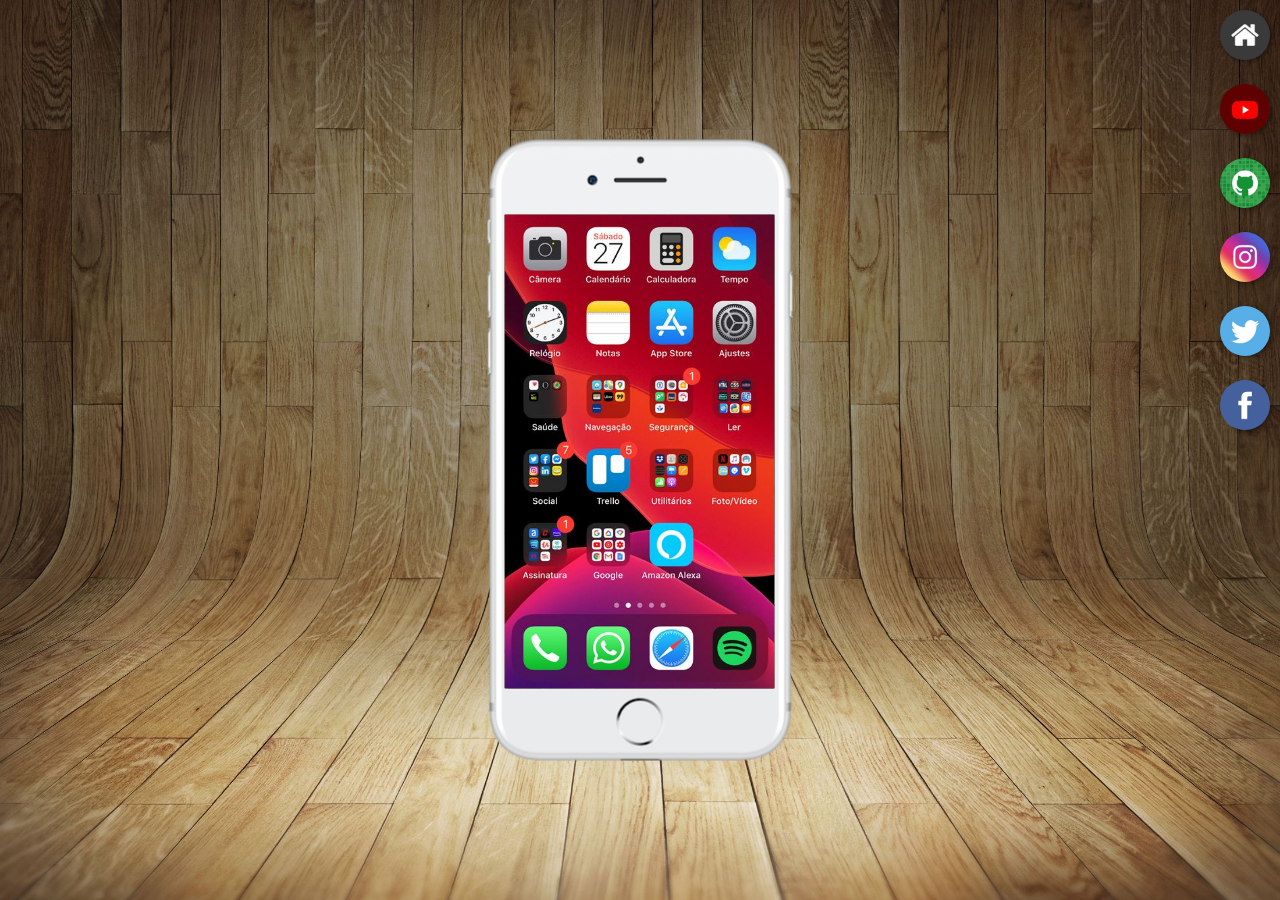
<file: index.html>
<!DOCTYPE html>
<html lang="pt-br">
<head>
    <meta charset="UTF-8">
    <meta name="viewport" content="width=device-width, initial-scale=1.0">
    <title>Projeto Redes Sociais</title>
    <link rel="shortcut icon" href="favicon.ico" type="image/x-icon">
    <link rel="stylesheet" href="estilo/estilo.css">
</head>
<body>
    <main>
        <section id="telefone">
            <iframe src="paginasExtras/home.html" name="tela" id="tela" frameborder="0"><p>Seu navegador não é compatível com este recurso!</p></iframe>
        </section>
        </section>
        <section id="redes-sociais">
            <a href="paginasExtras/home.html" target="tela"><img src="imagens/logo-home.jpg" alt="Home"></a><br>
            <a href="paginasExtras/youtube.html" target="tela"><img src="imagens/logo-youtube.jpg" alt="Youtube"></a><br>
            <a href="paginasExtras/github.html" target="tela"><img src="imagens/logo-github.jpg" alt="GitHub"></a><br>
            <a href="paginasExtras/instagram.html" target="tela"><img src="imagens/logo-instagram.jpg" alt="Instagram"></a><br>
            <a href="paginasExtras/twitter.html" target="tela"><img src="imagens/logo-twitter.jpg" alt="Twitter"></a><br>
            <a href="paginasExtras/facebook.html" target="tela"><img src="imagens/logo-facebook.jpg" alt="Facebook"></a><br>
        </section>
    </main>
</body>
</html>
</file>
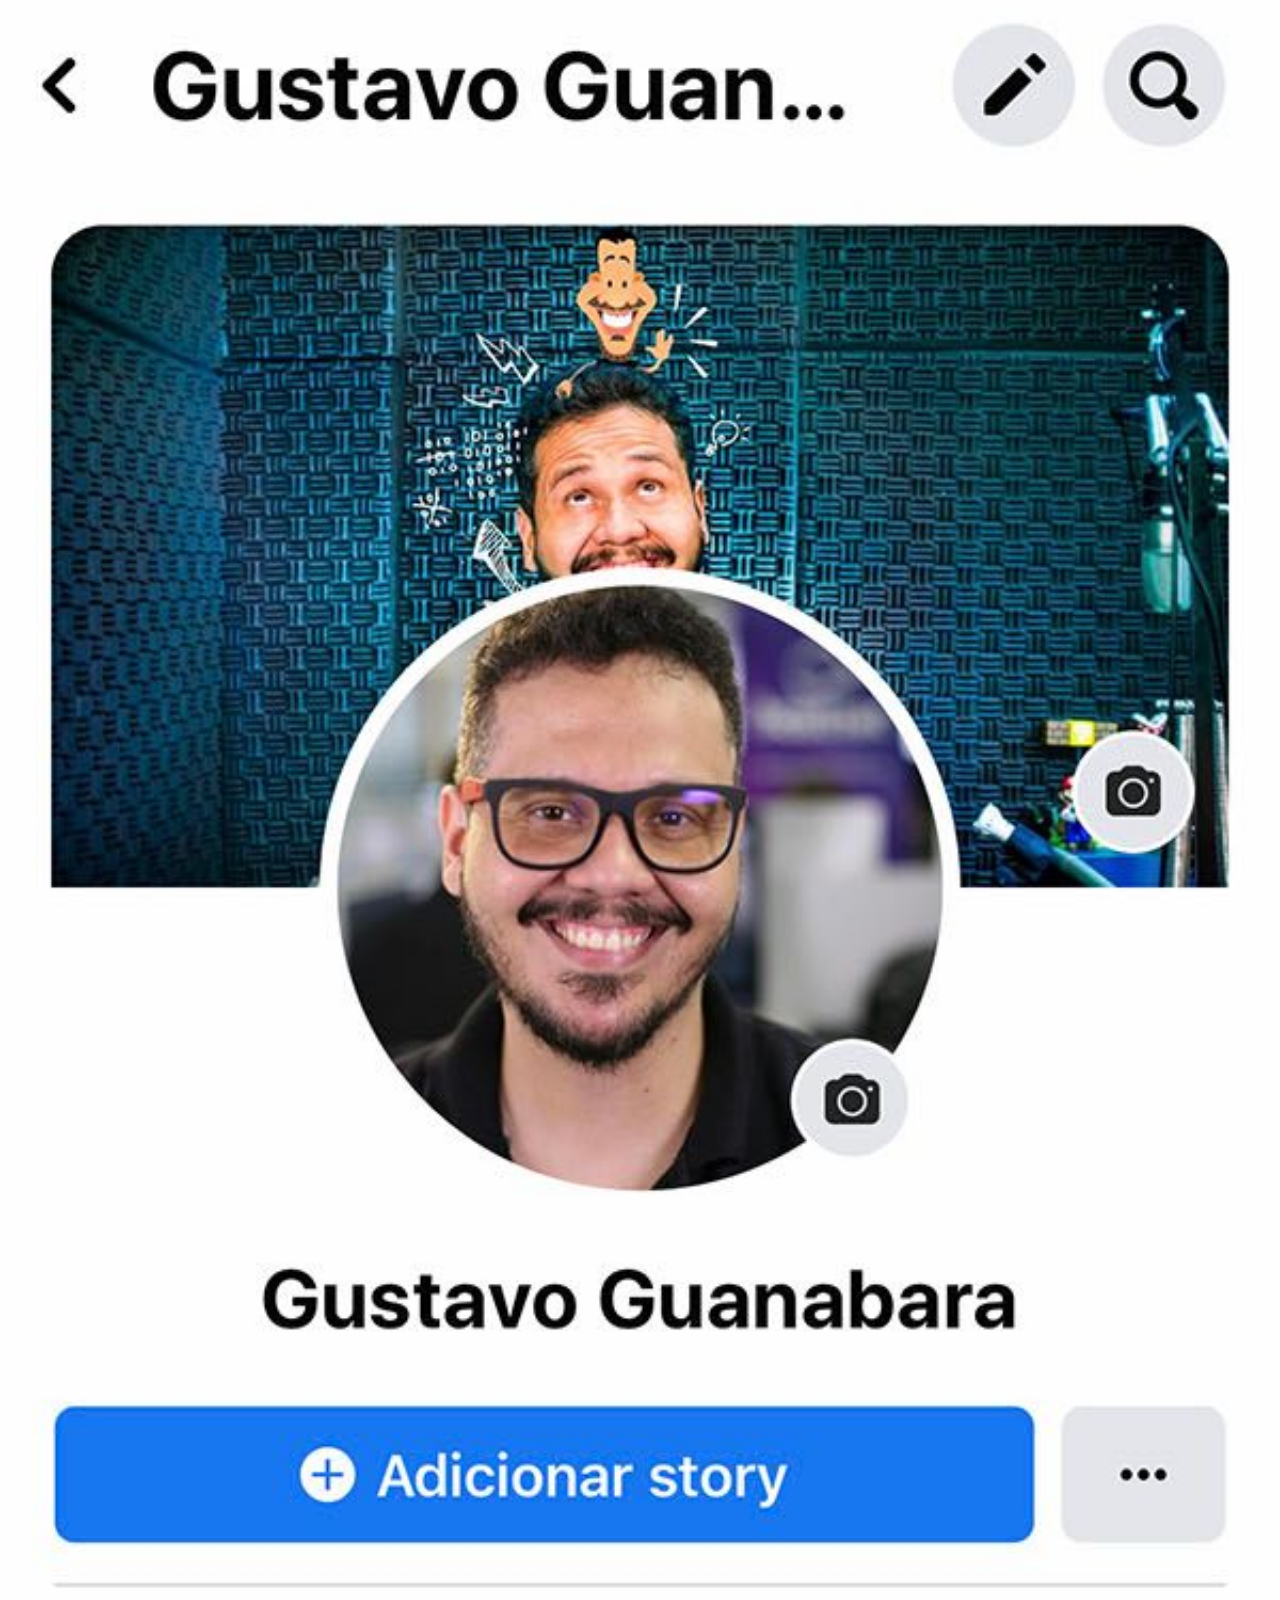
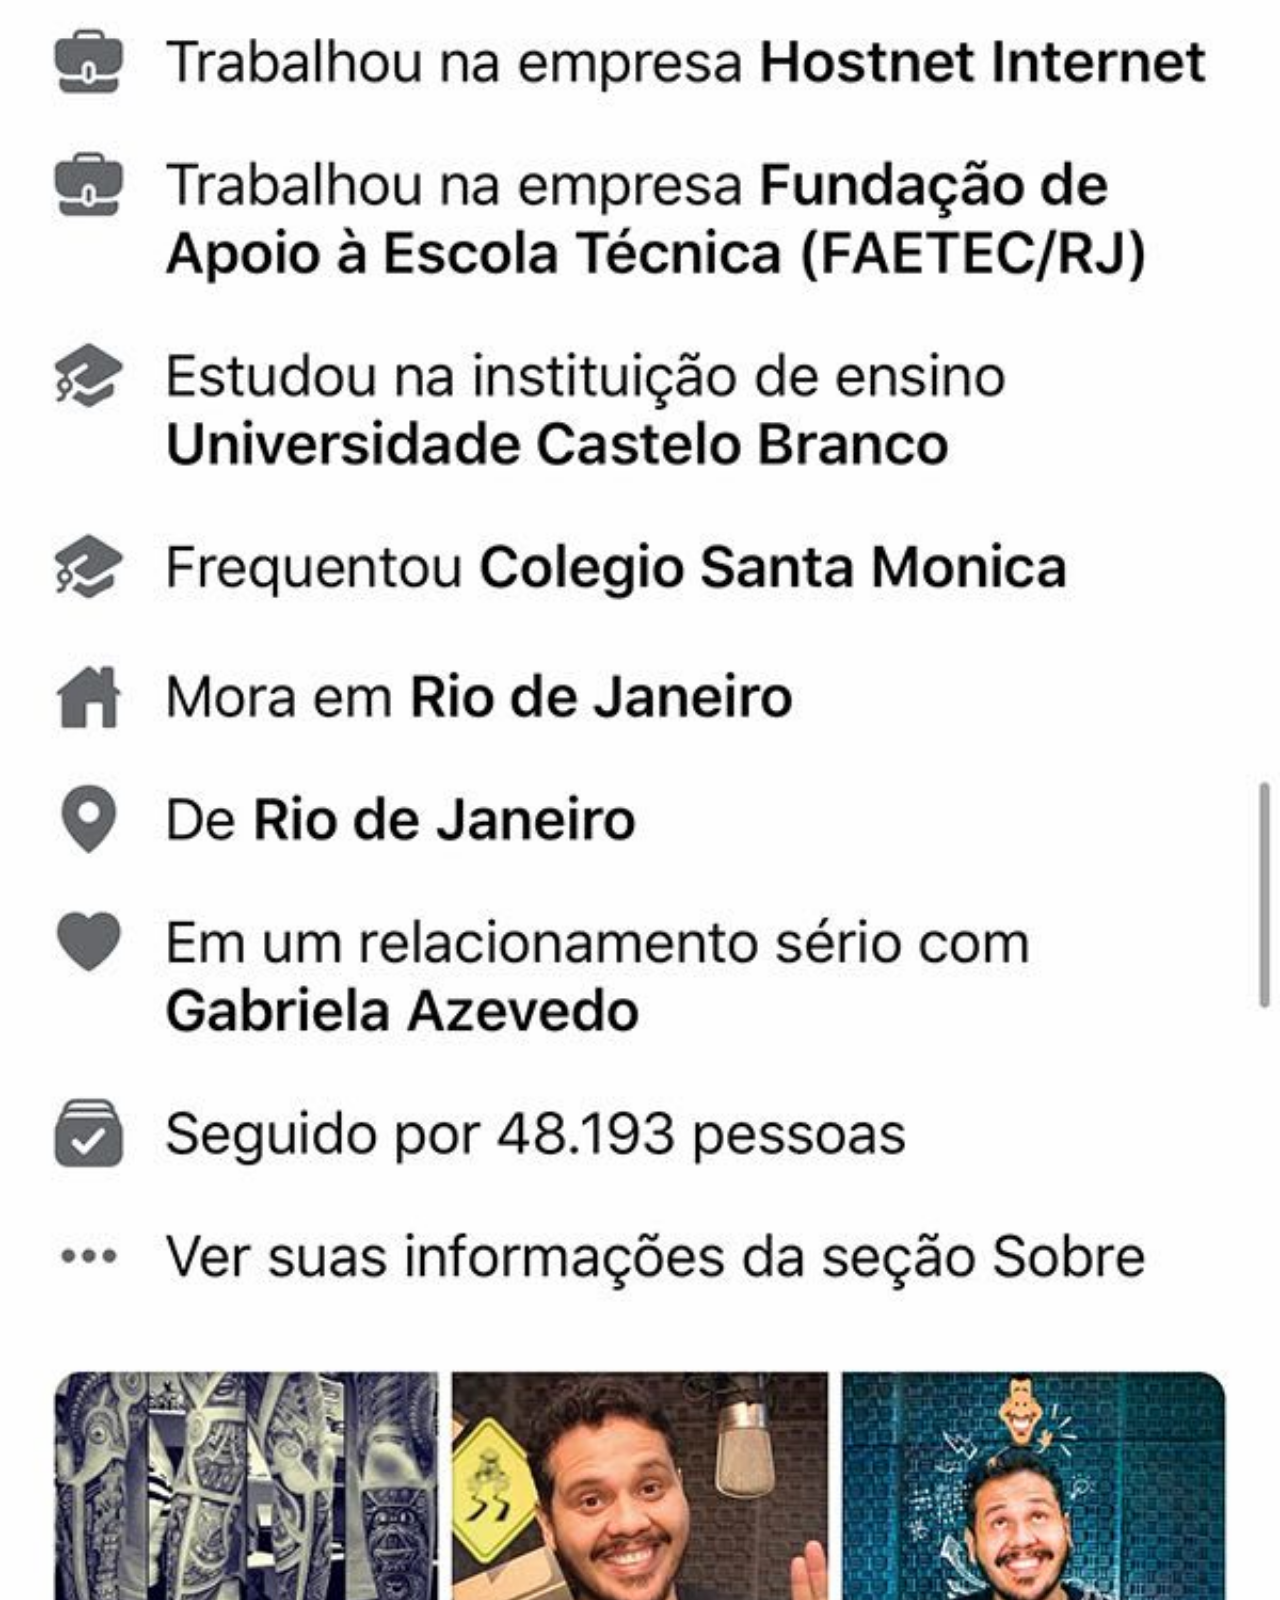
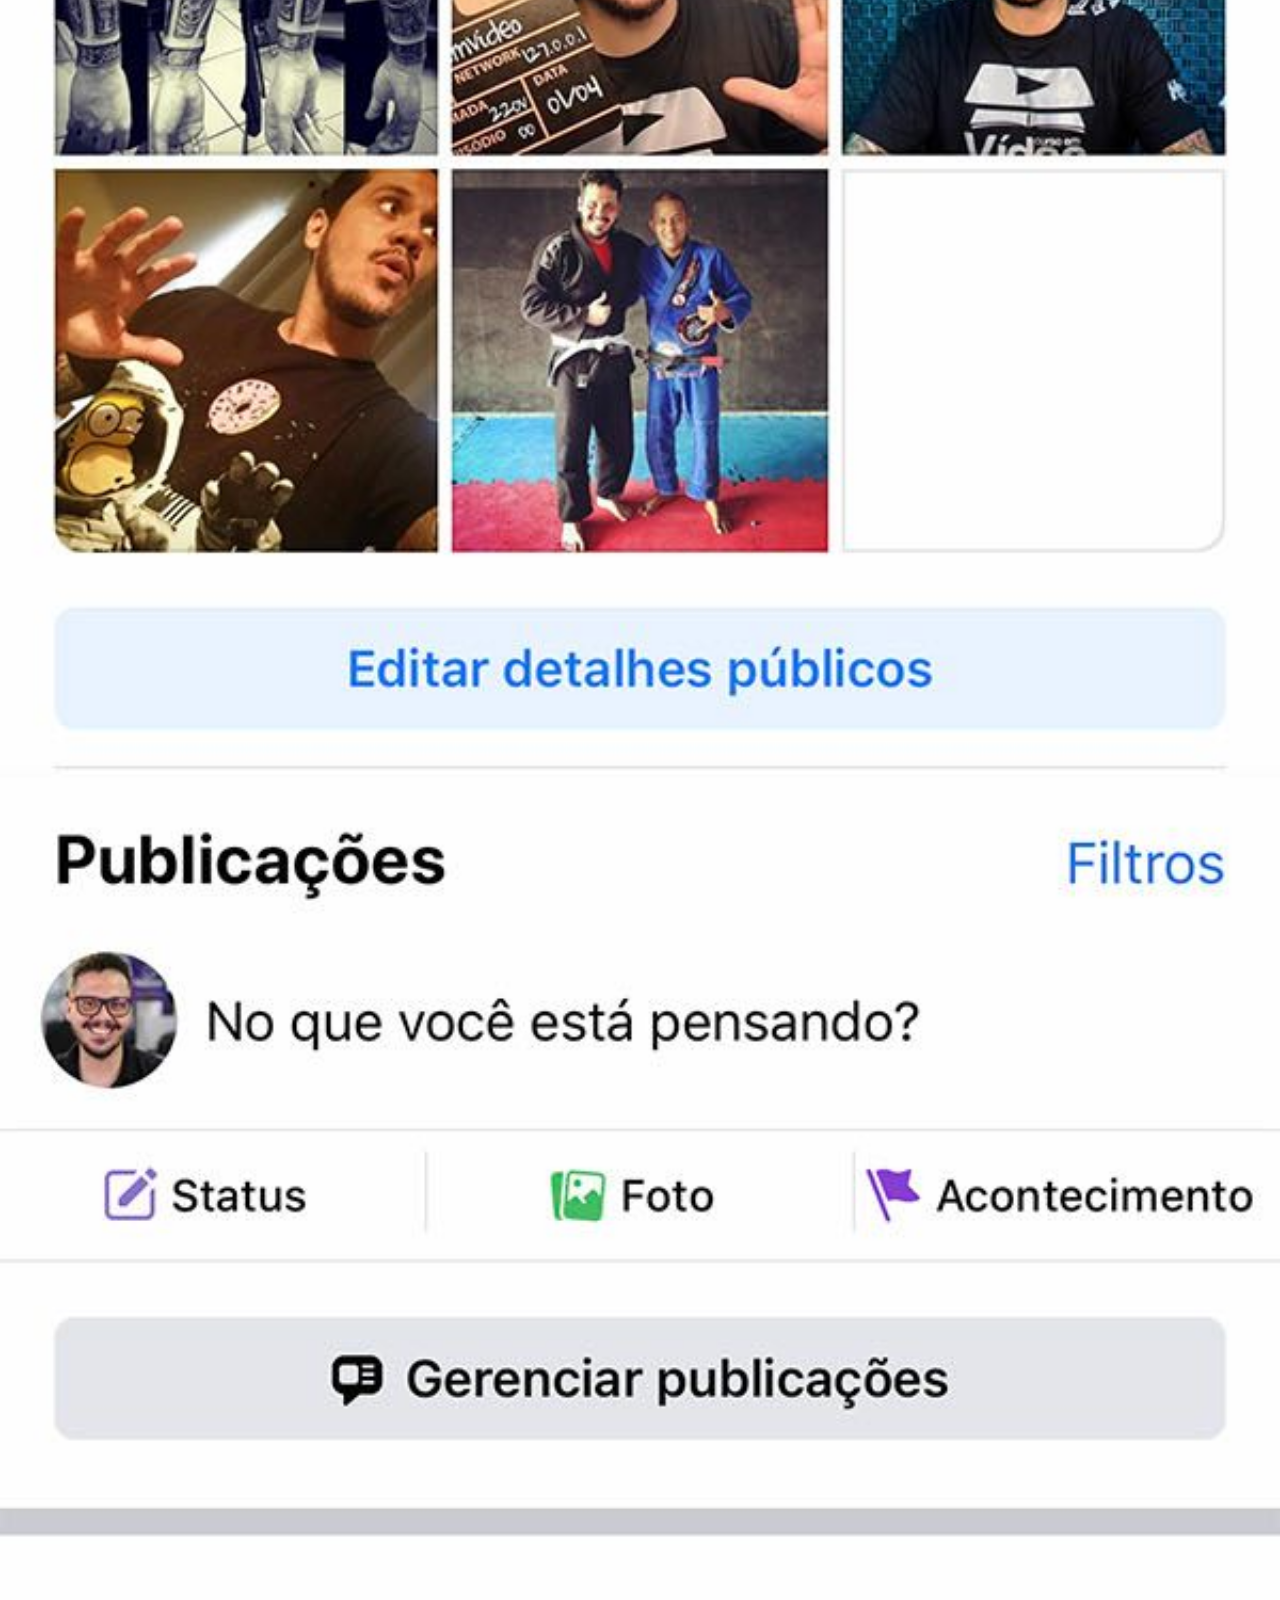
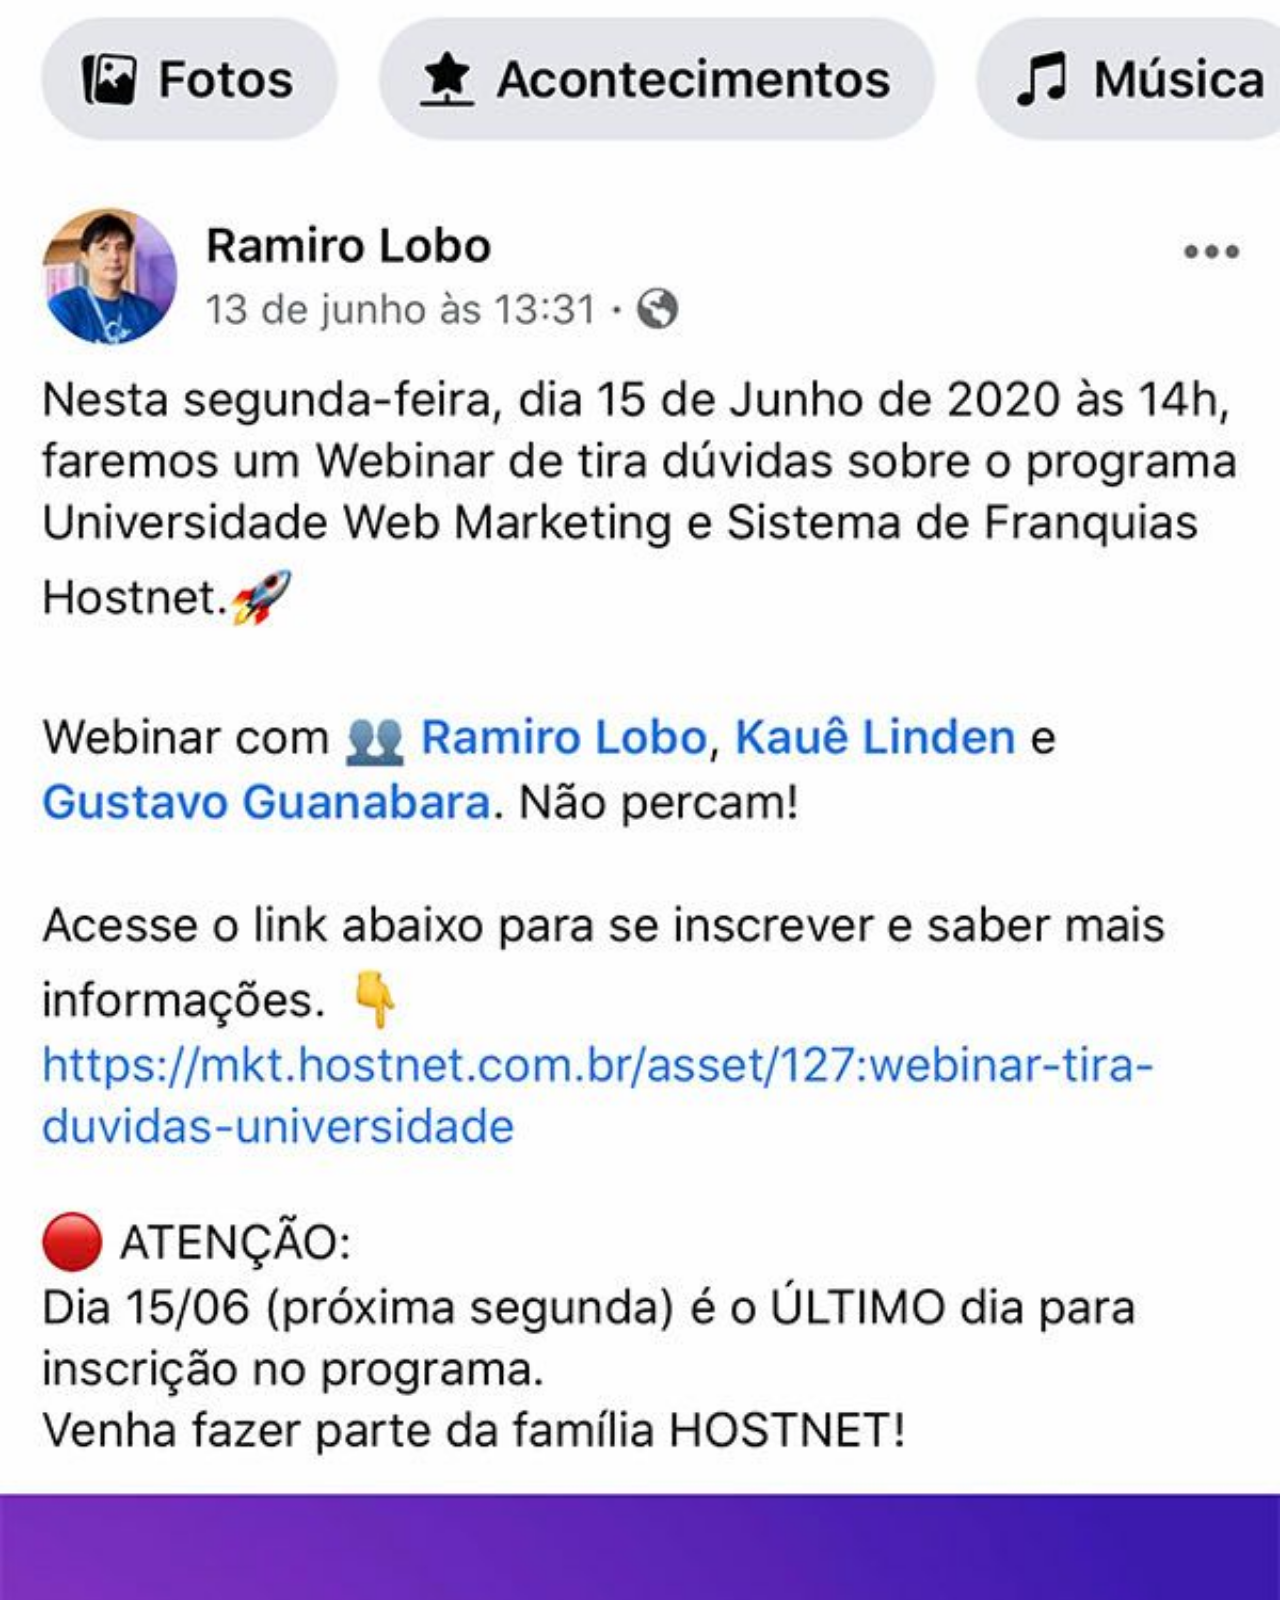
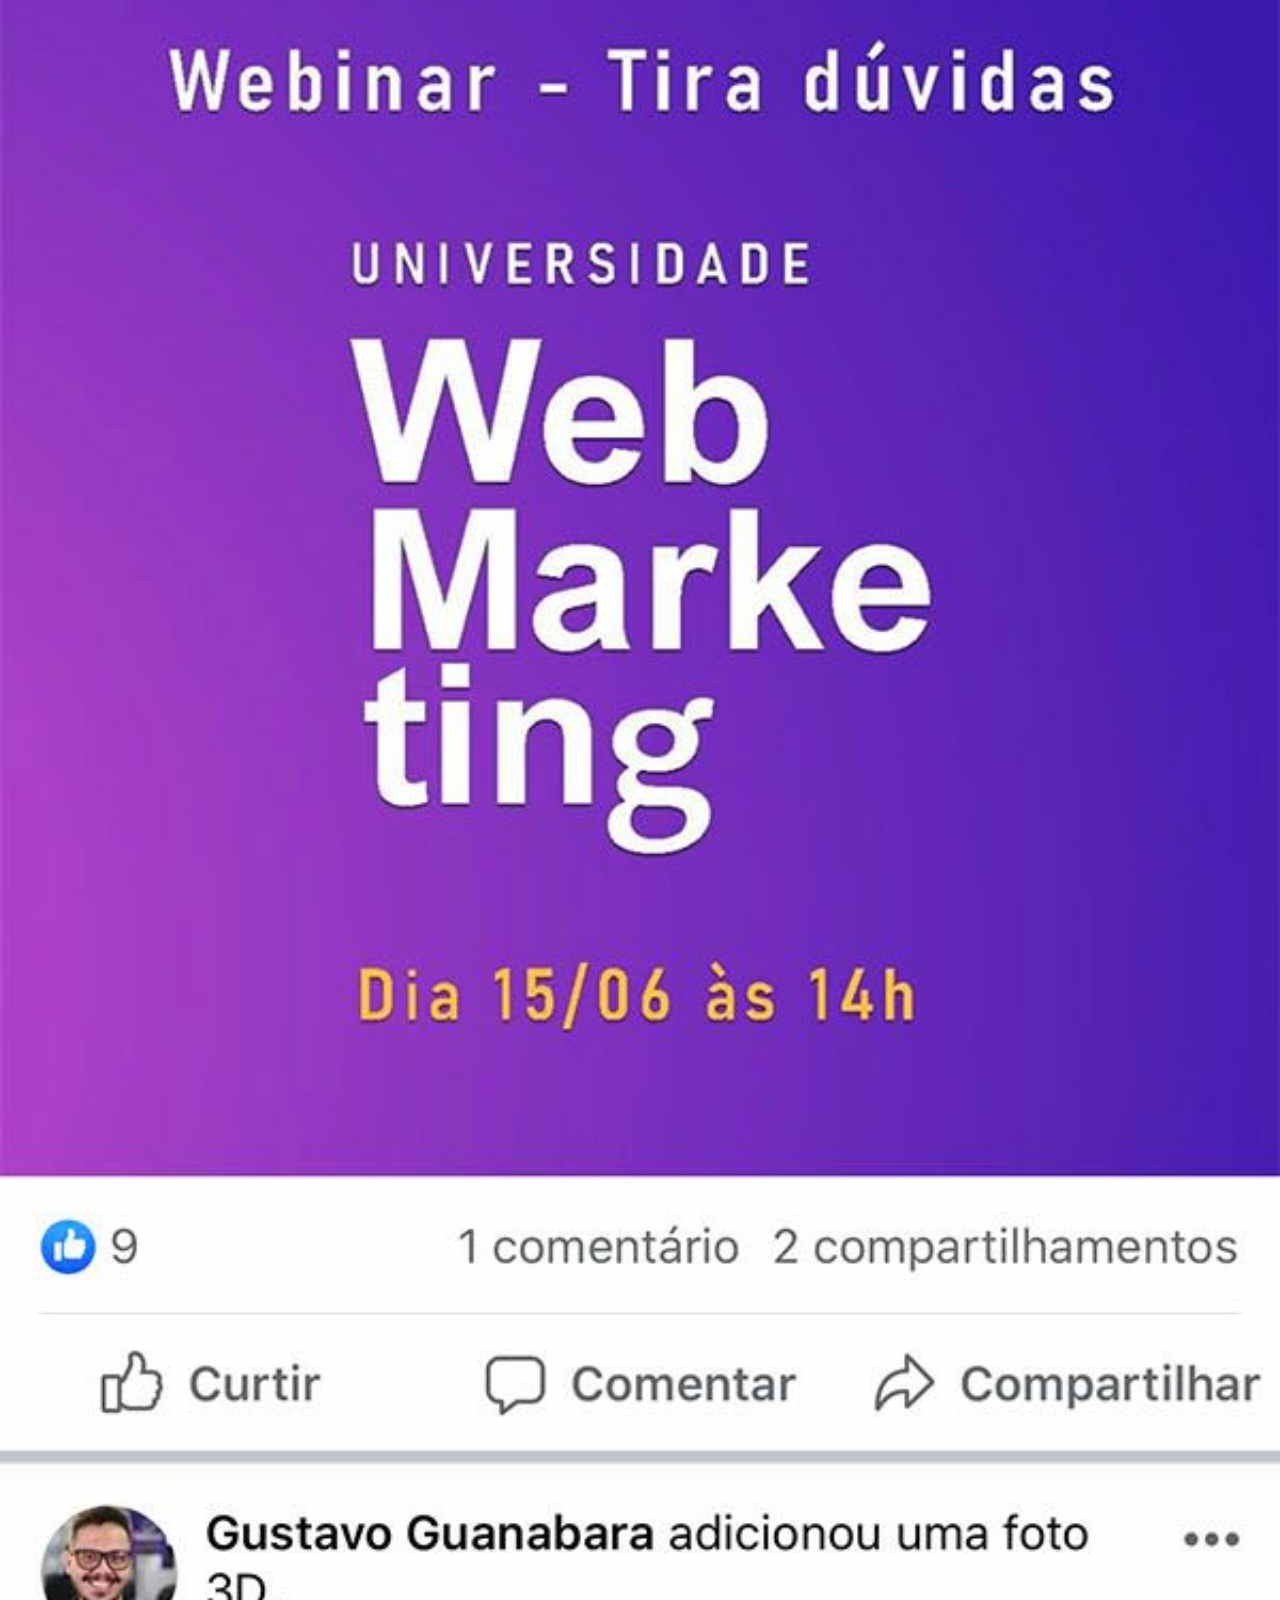
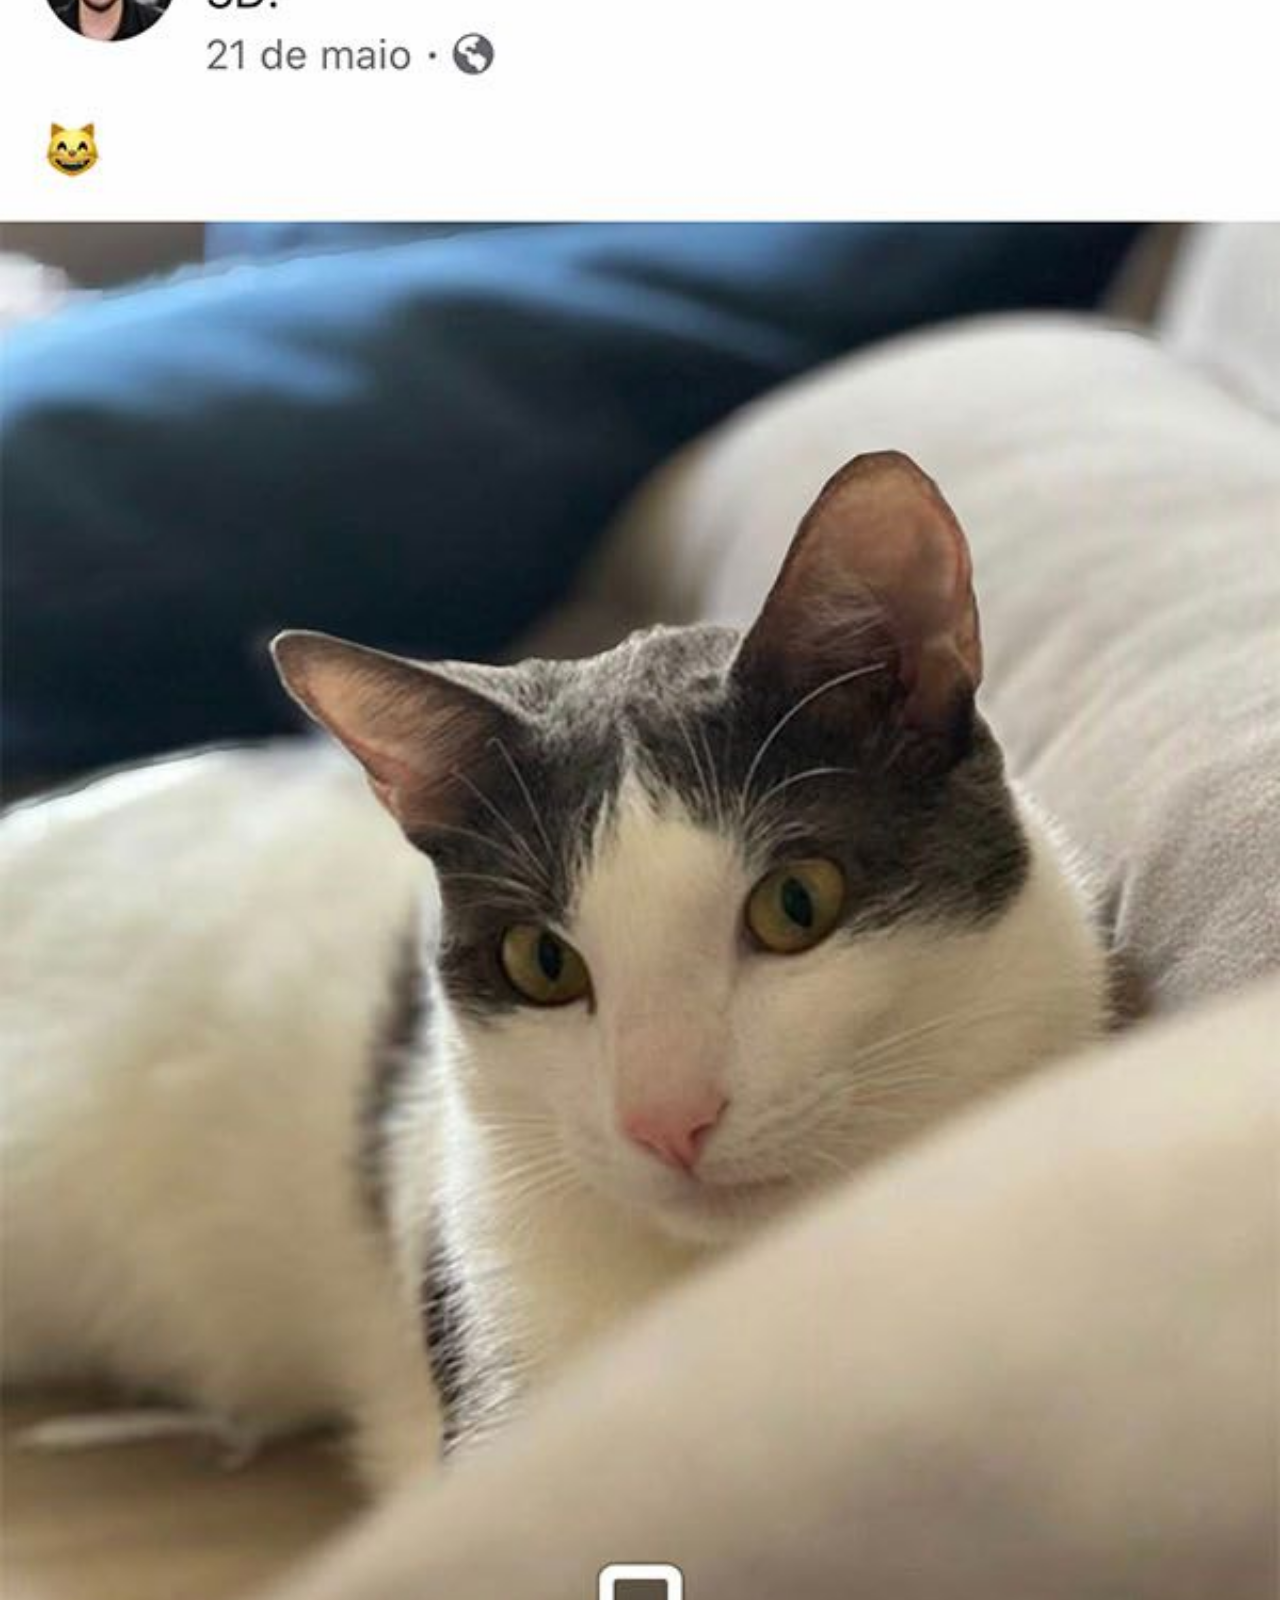
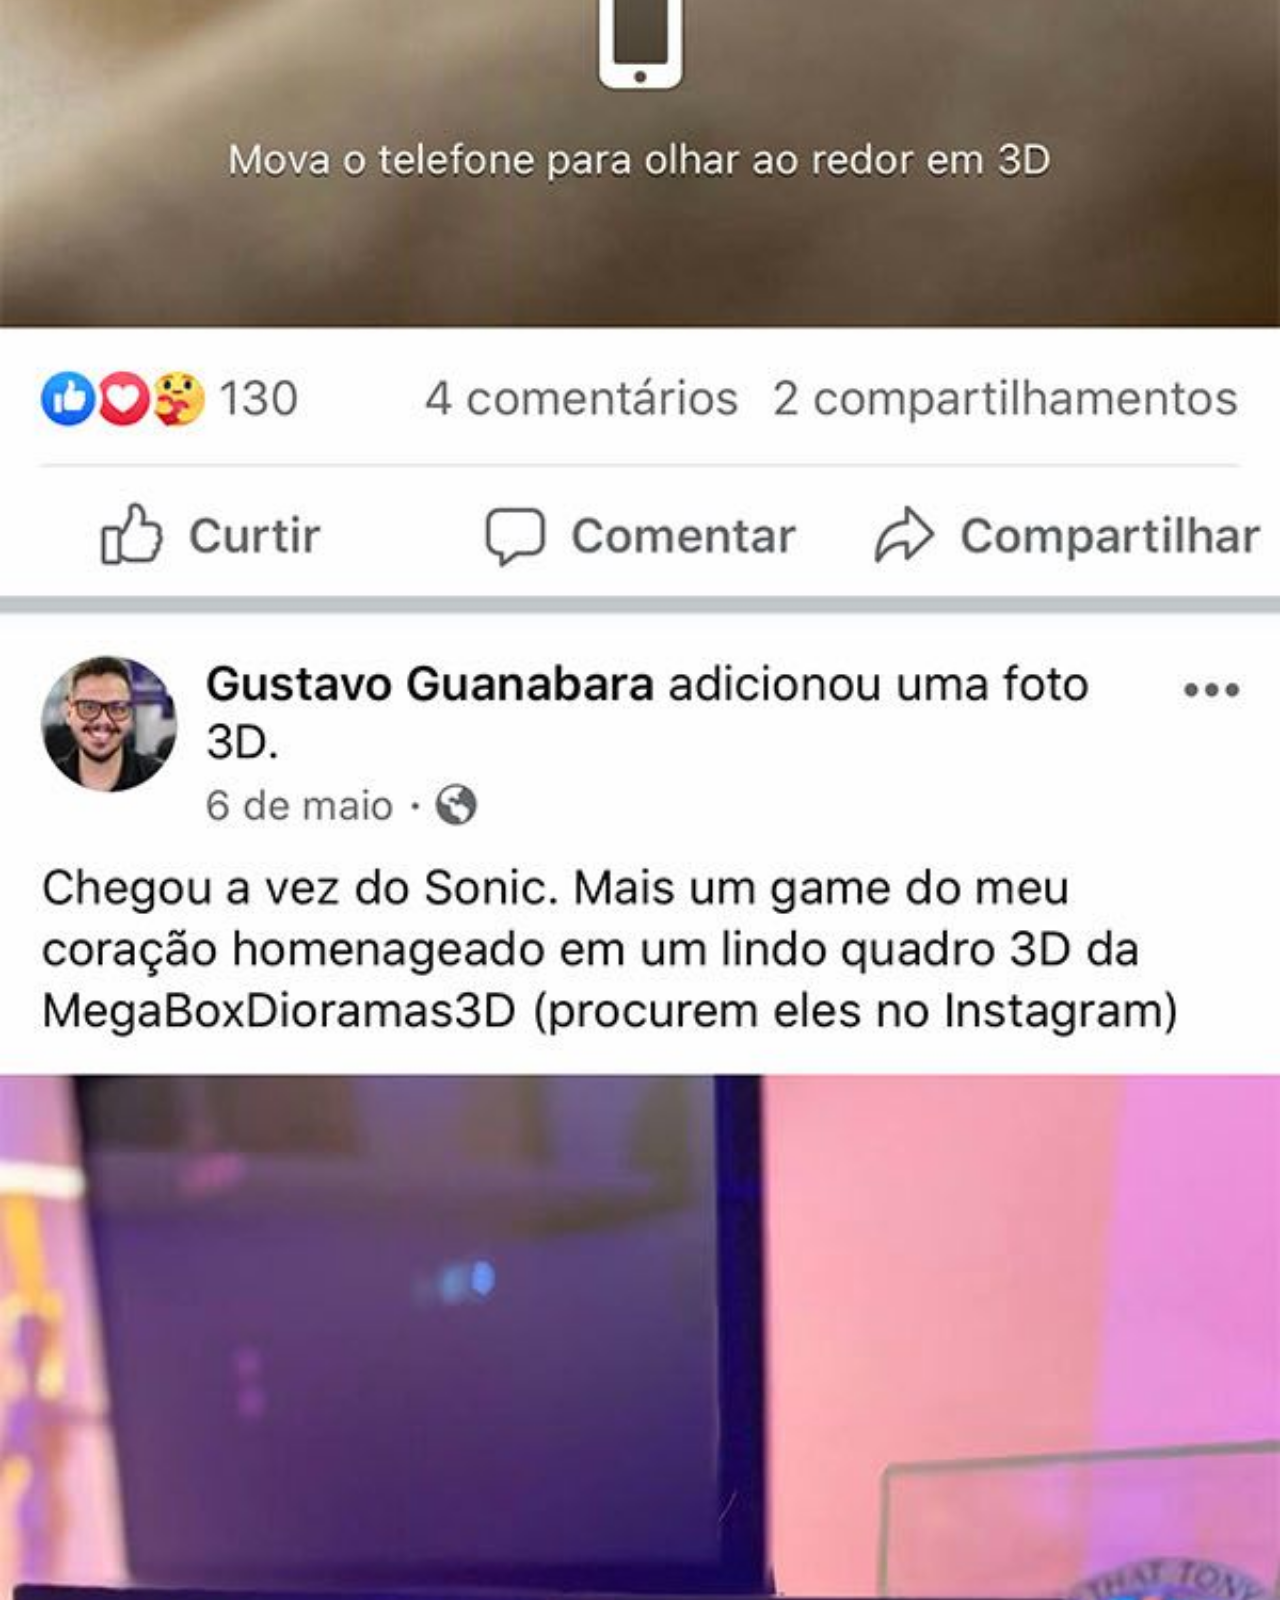
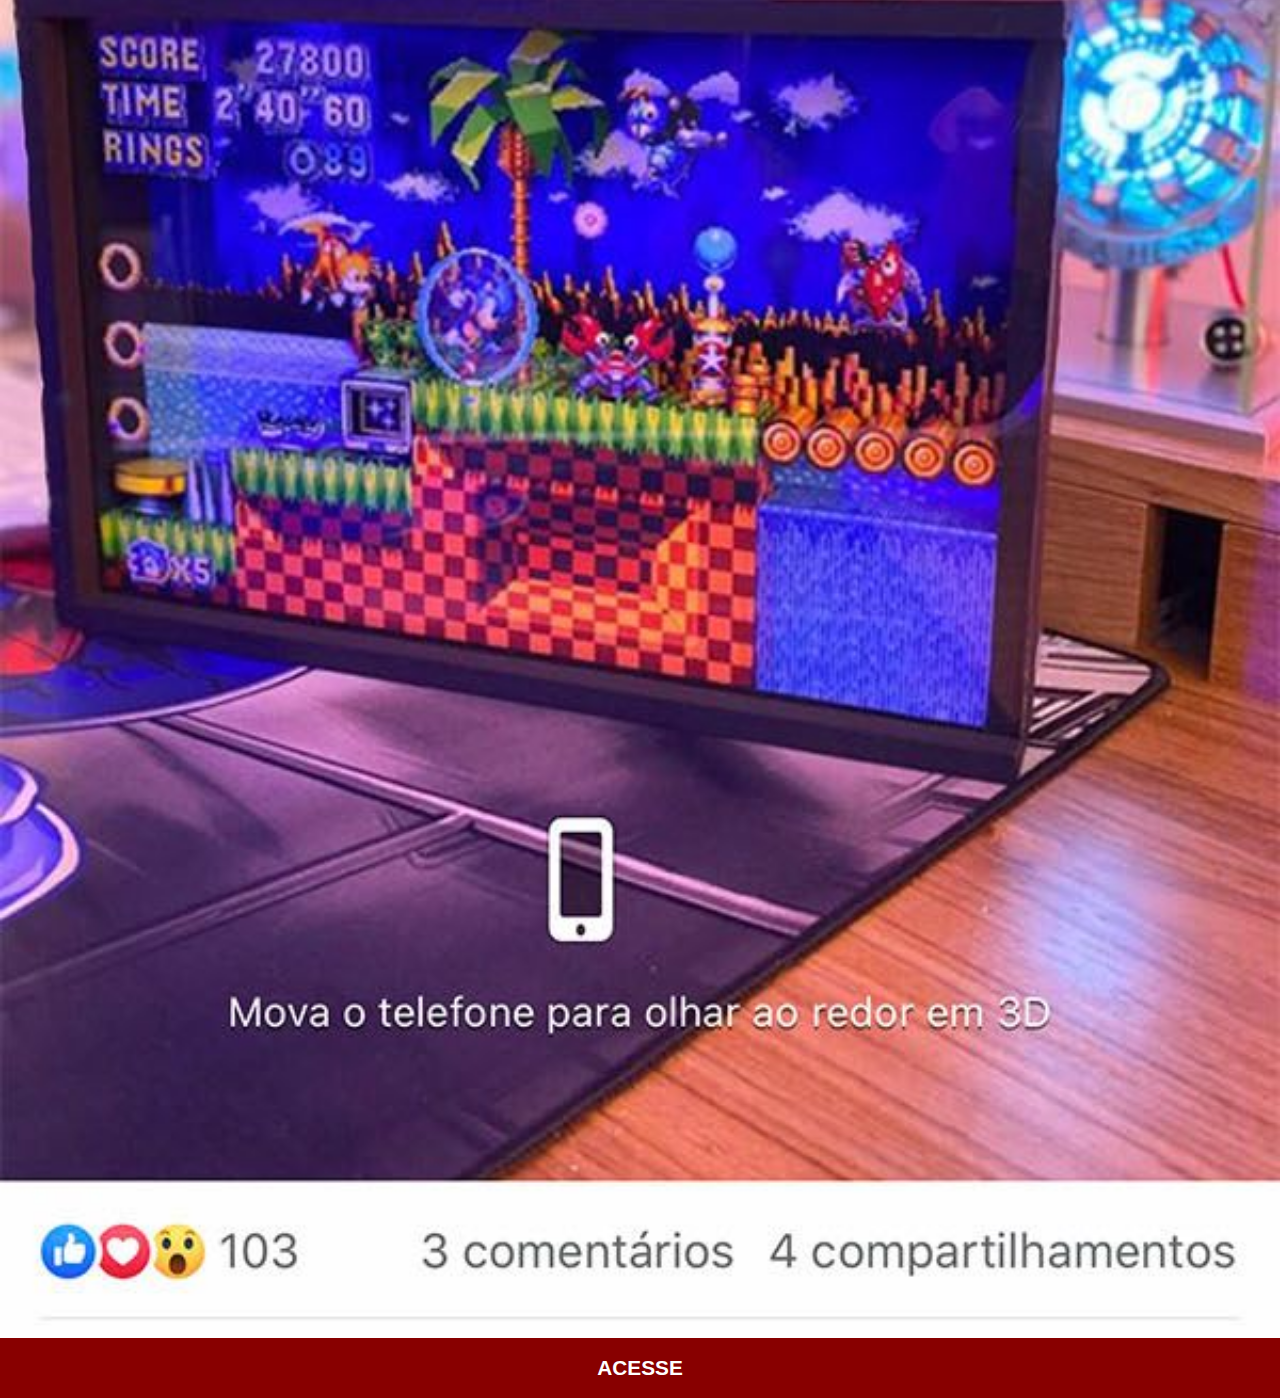
<file: paginasExtras/facebook.html>
<!DOCTYPE html>
<html lang="pt-br">
<head>
    <meta charset="UTF-8">
    <meta name="viewport" content="width=device-width, initial-scale=1.0">
    <title>Tela facebook</title>
    <link rel="stylesheet" href="../estilo/estilo.css">
</head>
<body>
    <img id="telas" src="../imagens/tela-facebook.jpg" alt="Tela facebook">
    <a href="https://www.facebook.com/gustavoguanabara" target="_blank"><button>ACESSE</button></a>
</body>
</html>
</file>
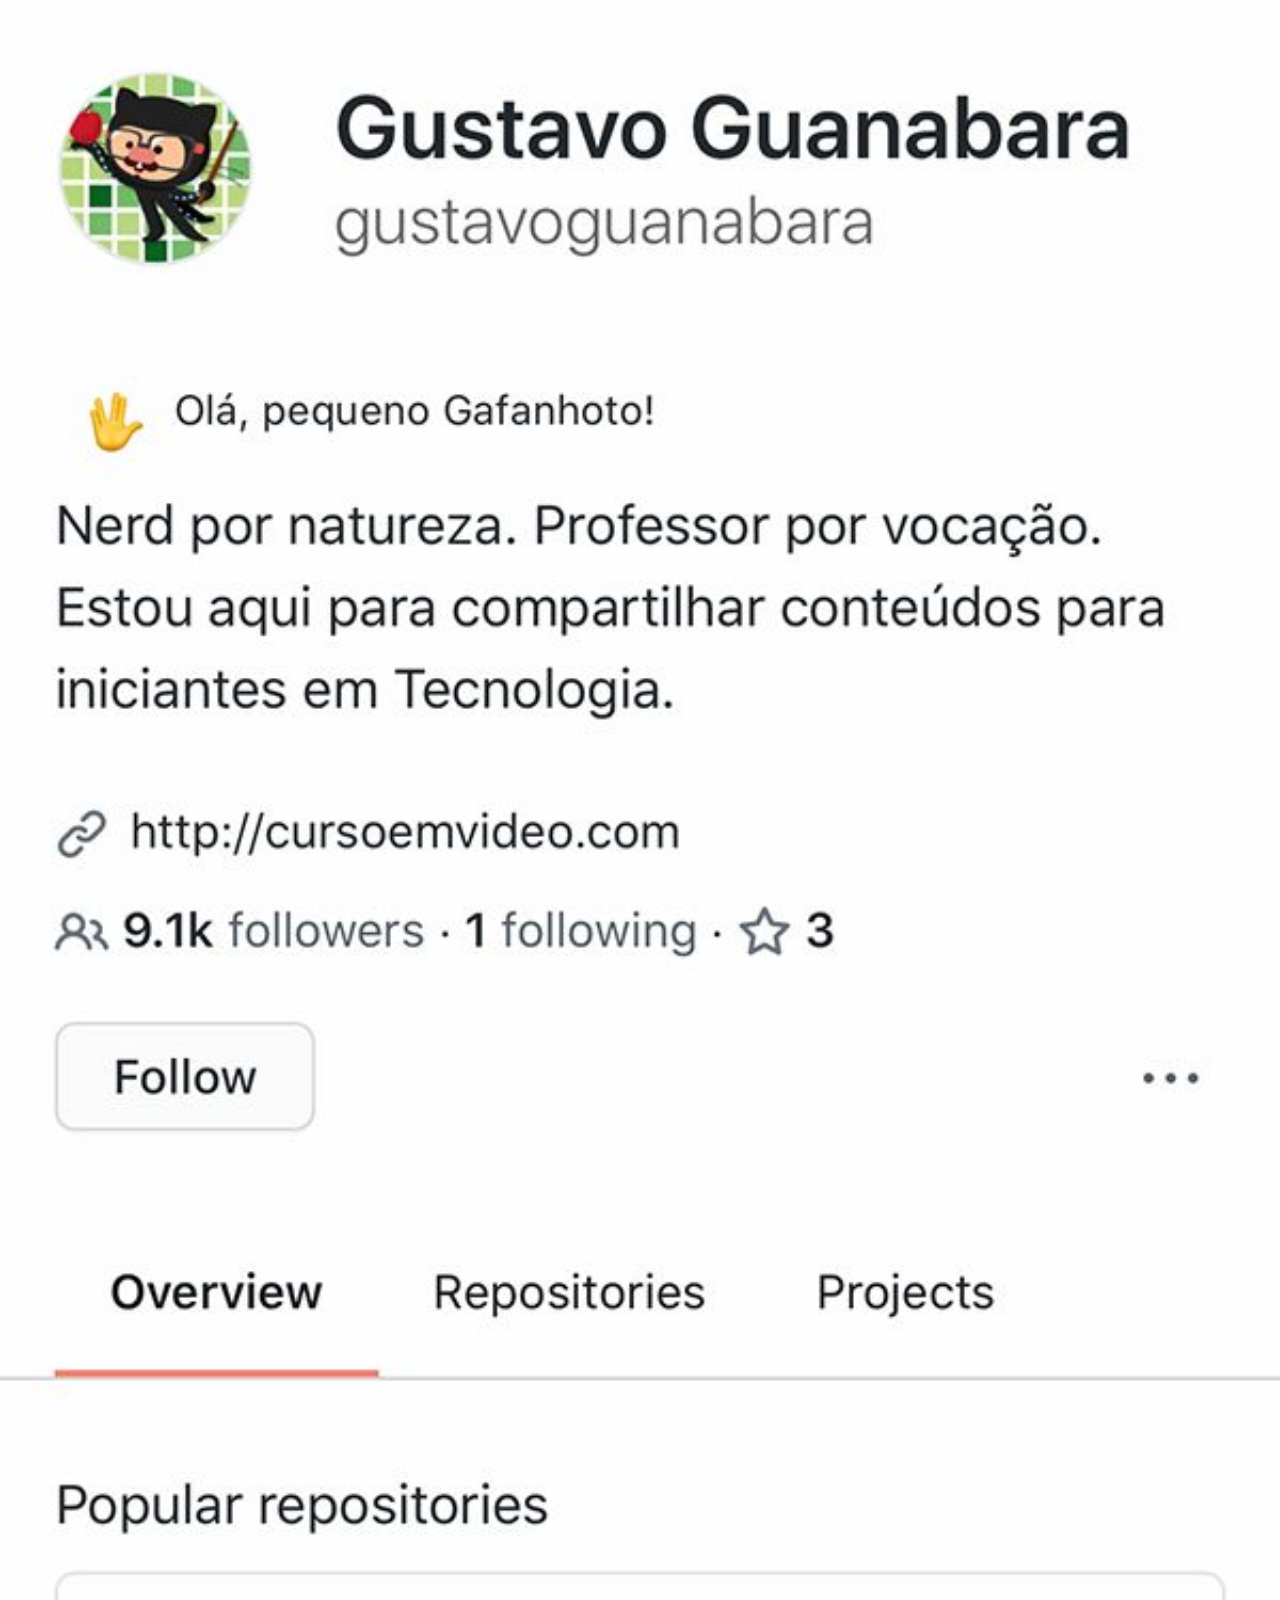
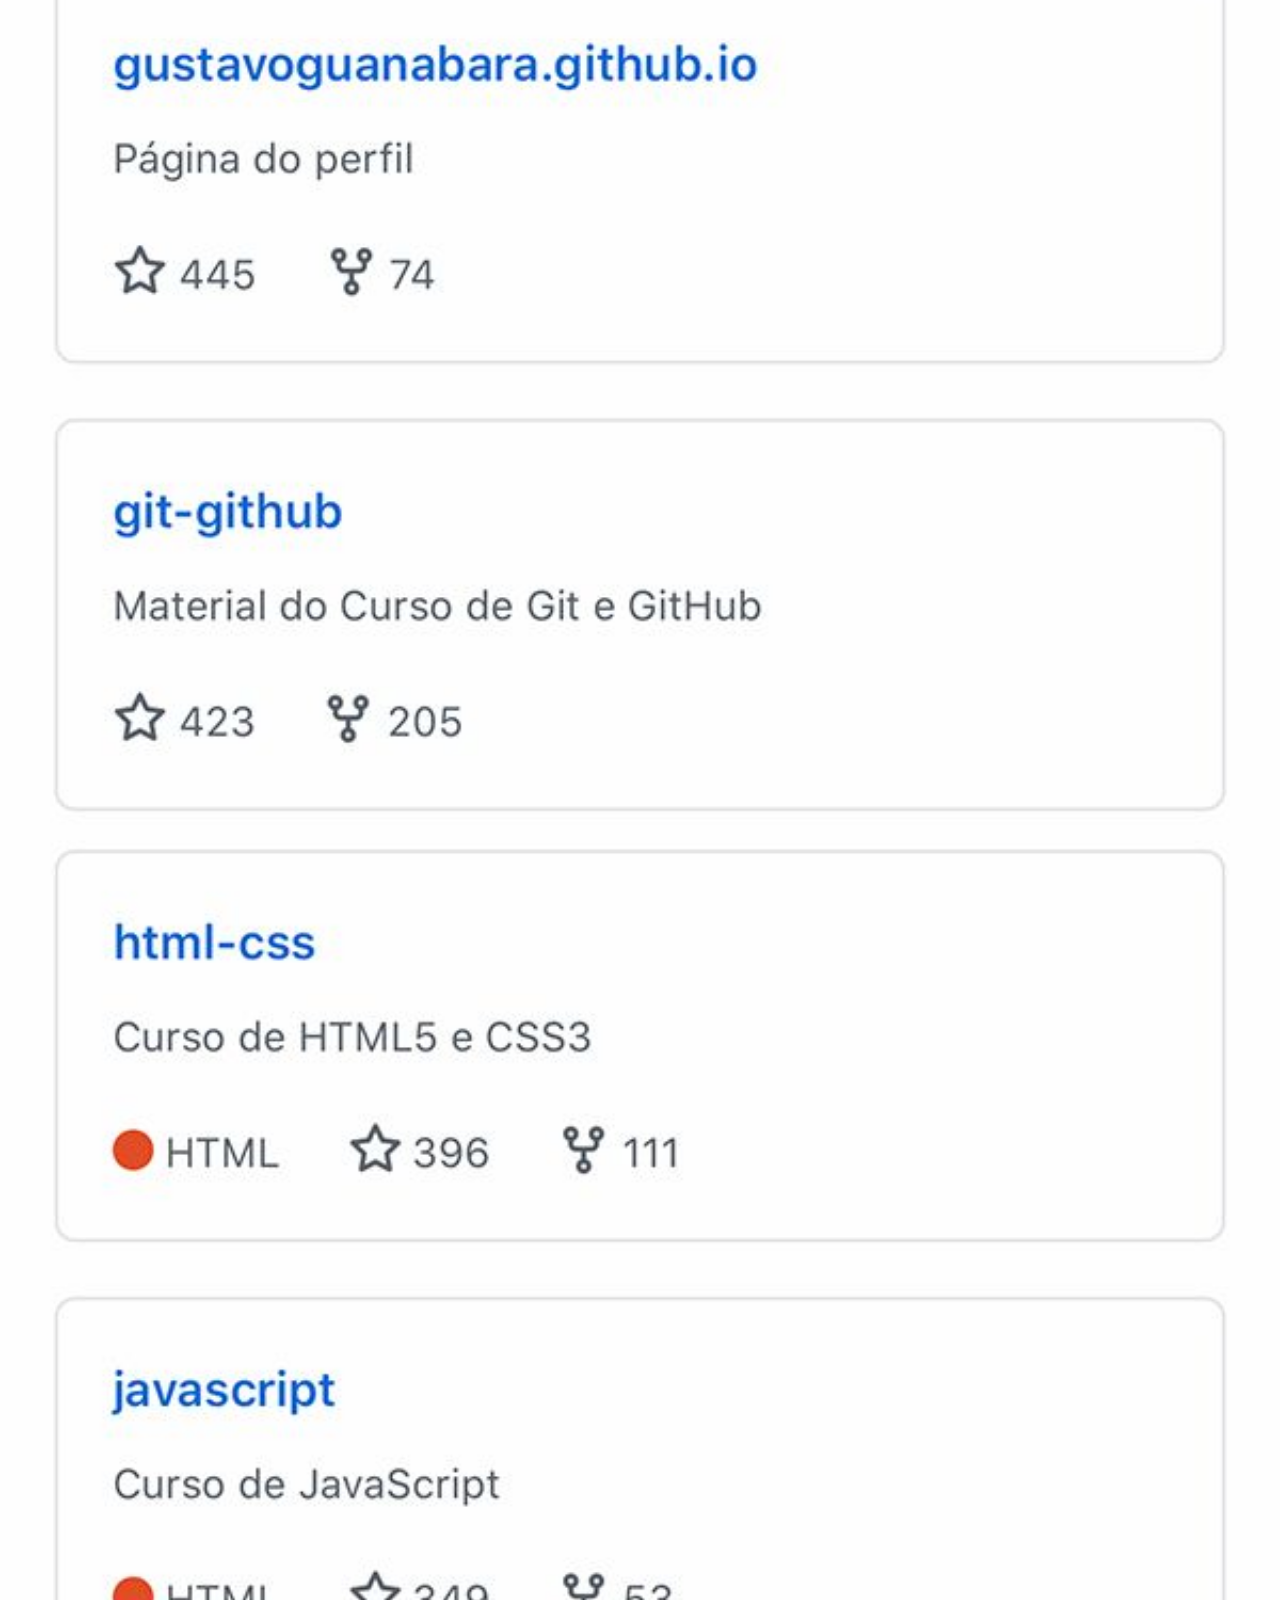
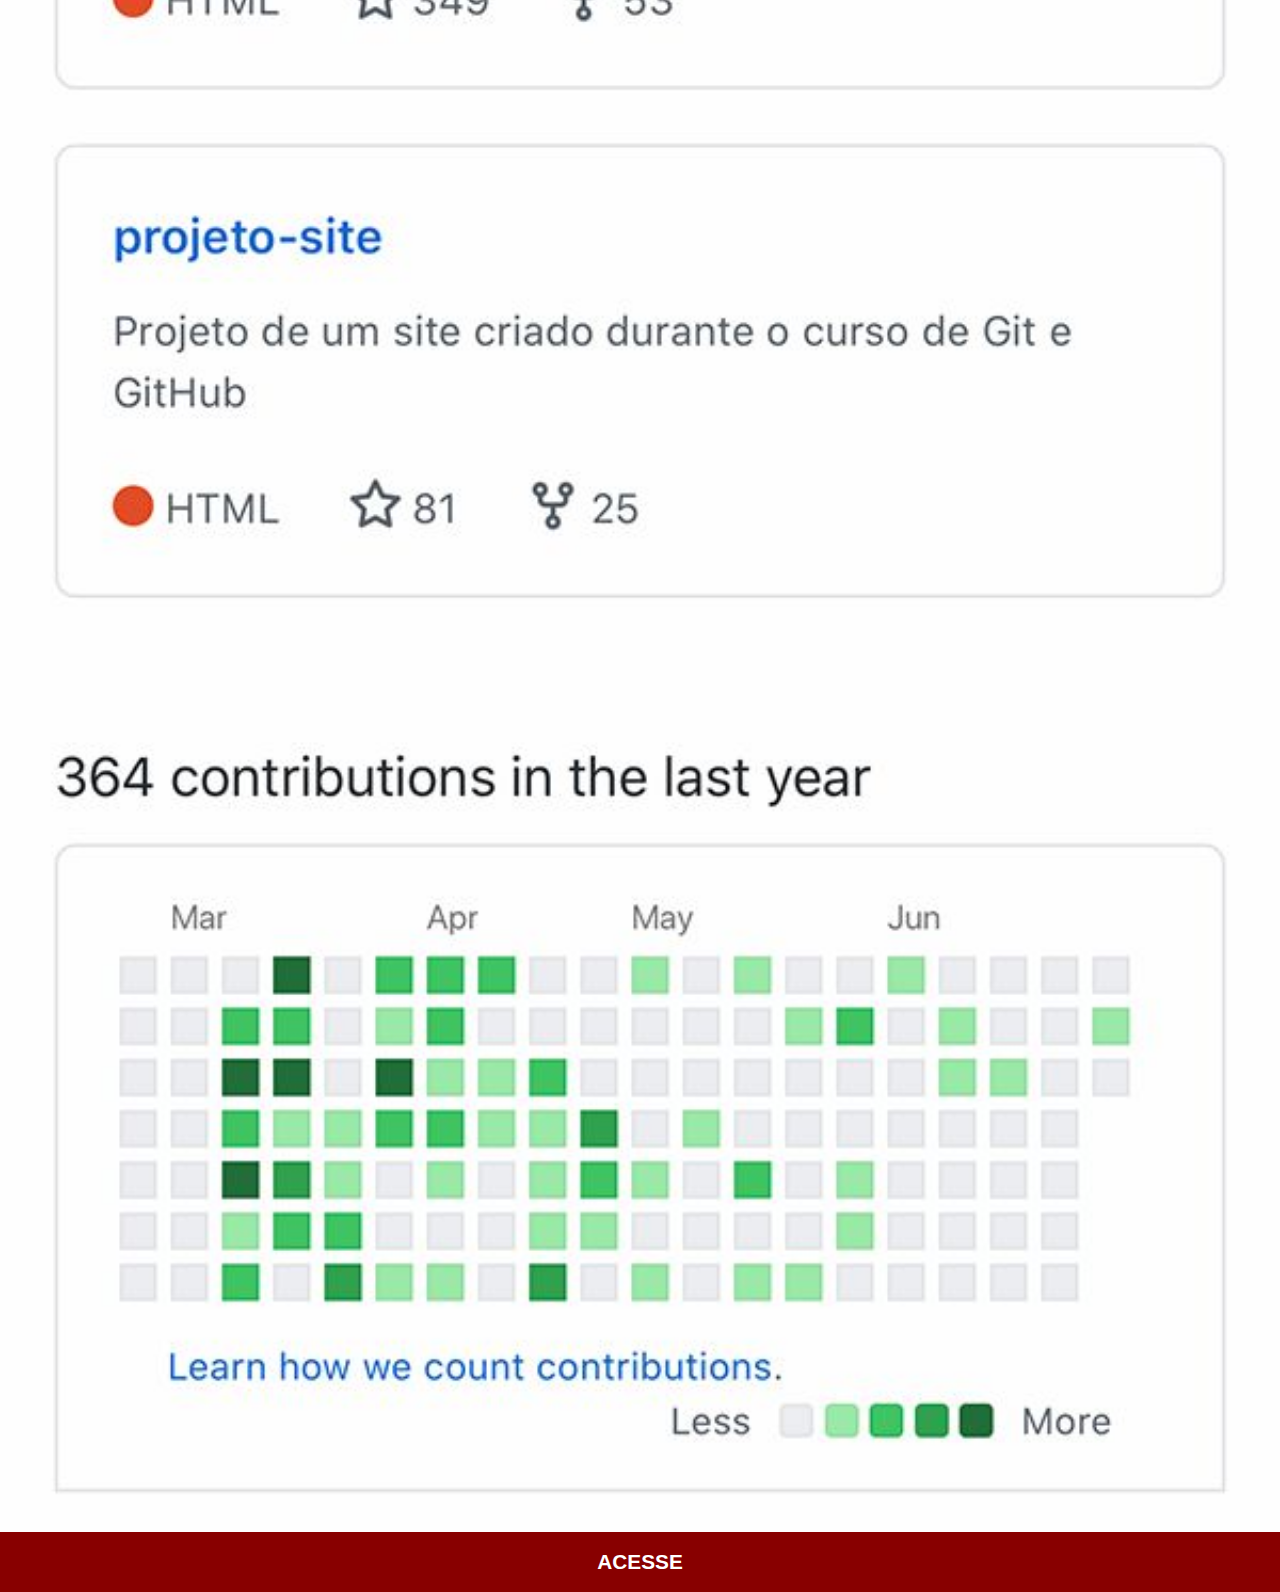
<file: paginasExtras/github.html>
<!DOCTYPE html>
<html lang="pt-br">
<head>
    <meta charset="UTF-8">
    <meta name="viewport" content="width=device-width, initial-scale=1.0">
    <title>Tela github</title>
    <link rel="stylesheet" href="../estilo/estilo.css">
</head>
<body>
    <img id="telas" src="../imagens/tela-github.jpg" alt="Tela github">
    <a href="https://gustavoguanabara.github.io/" target="_blank"><button>ACESSE</button></a>
</body>
</html>
</file>
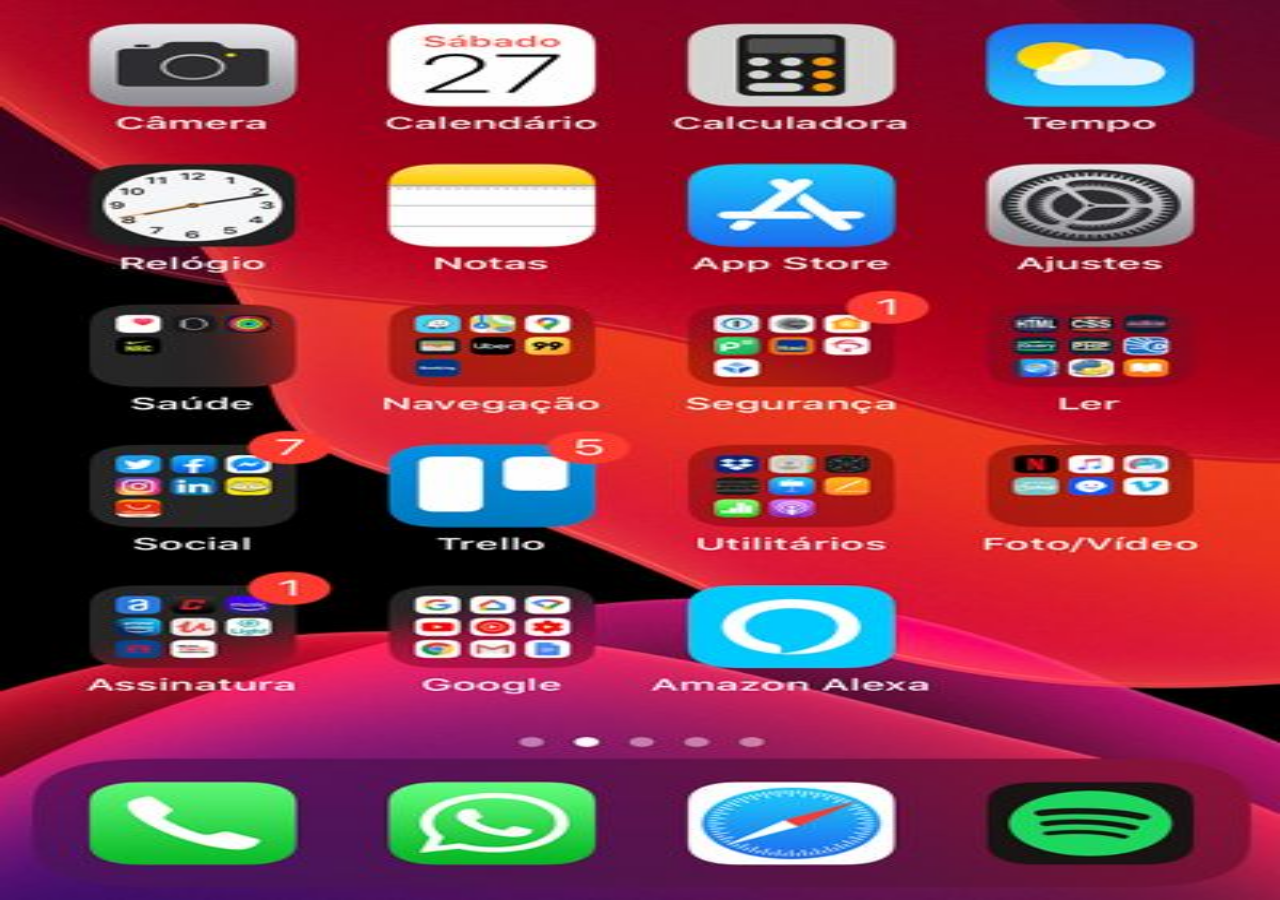
<file: paginasExtras/home.html>
<!DOCTYPE html>
<html lang="pt-br">
<head>
    <meta charset="UTF-8">
    <meta name="viewport" content="width=device-width, initial-scale=1.0">
    <title>Home</title>
    <link rel="stylesheet" href="../estilo/estilo.css">
</head>
<body>
    <img id="home" src="../imagens/tela-home.jpg" alt="Tela Home">
</body>
</html>
</file>
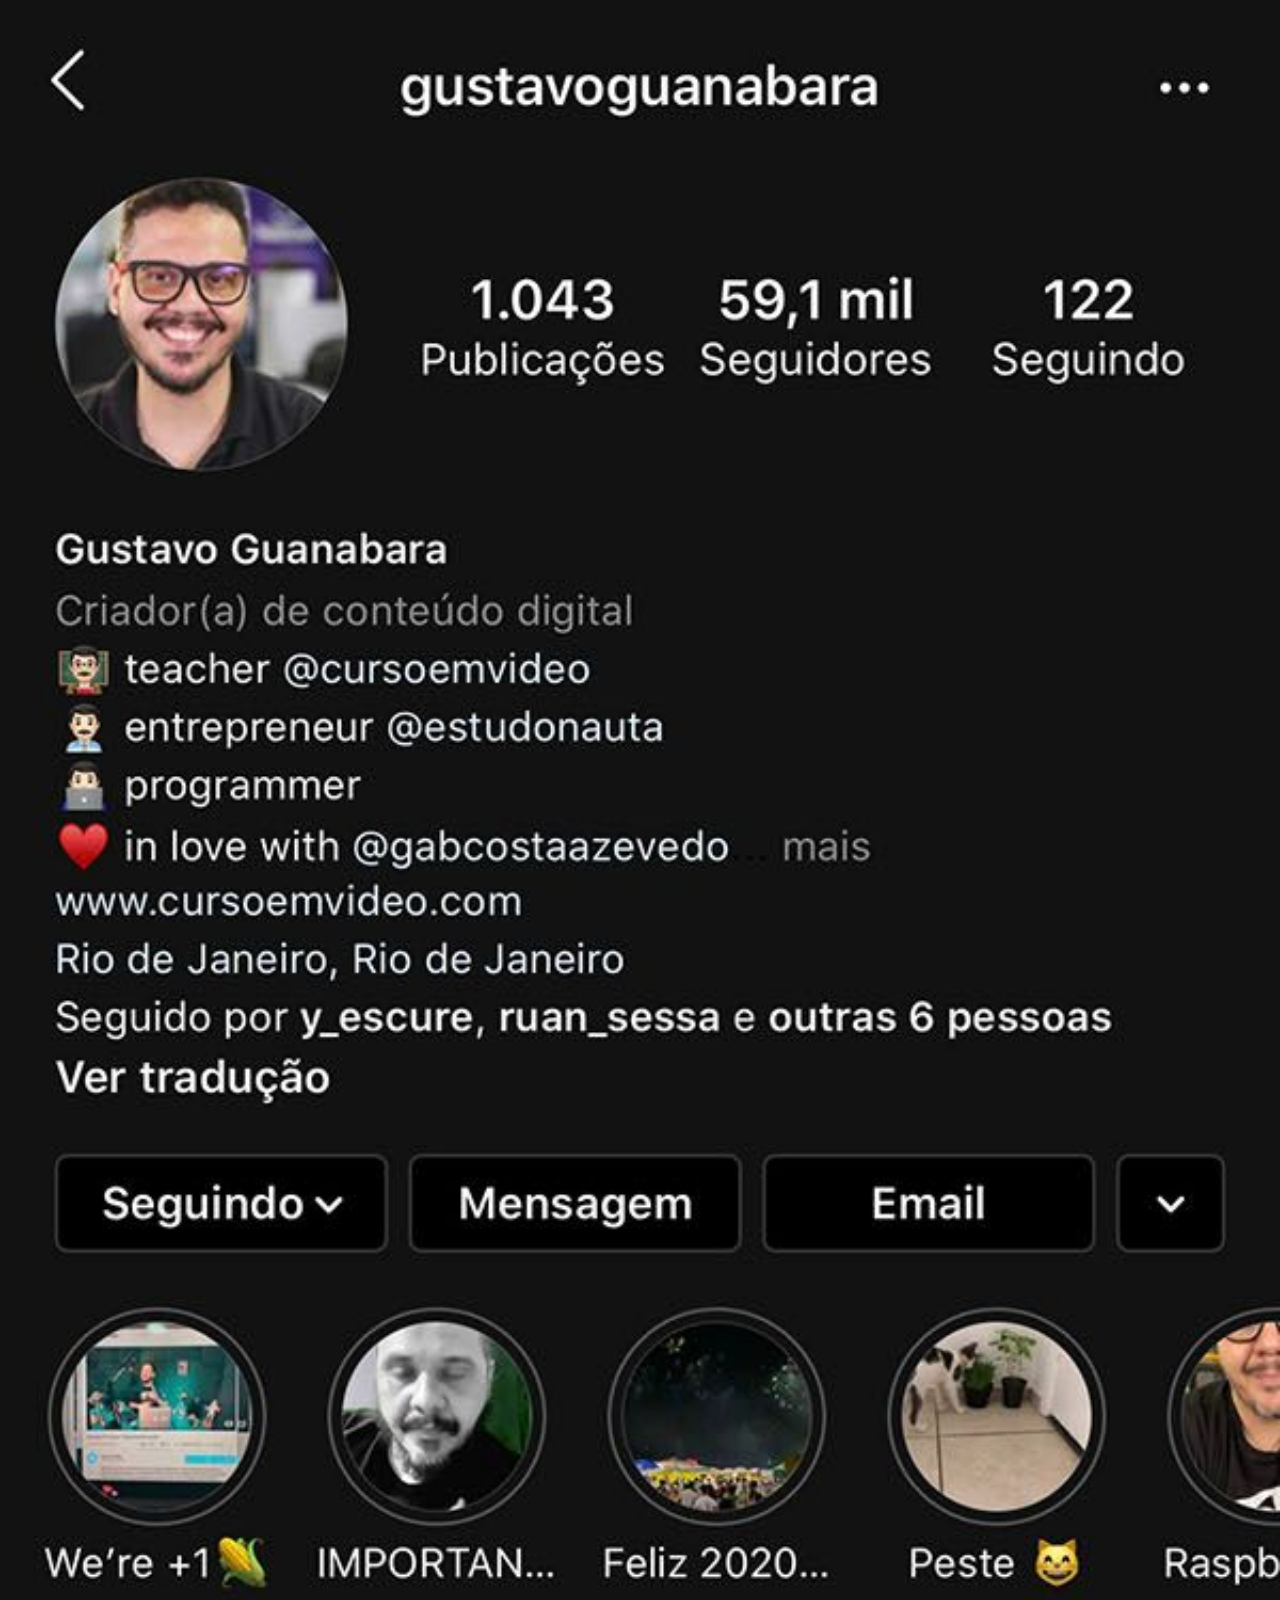
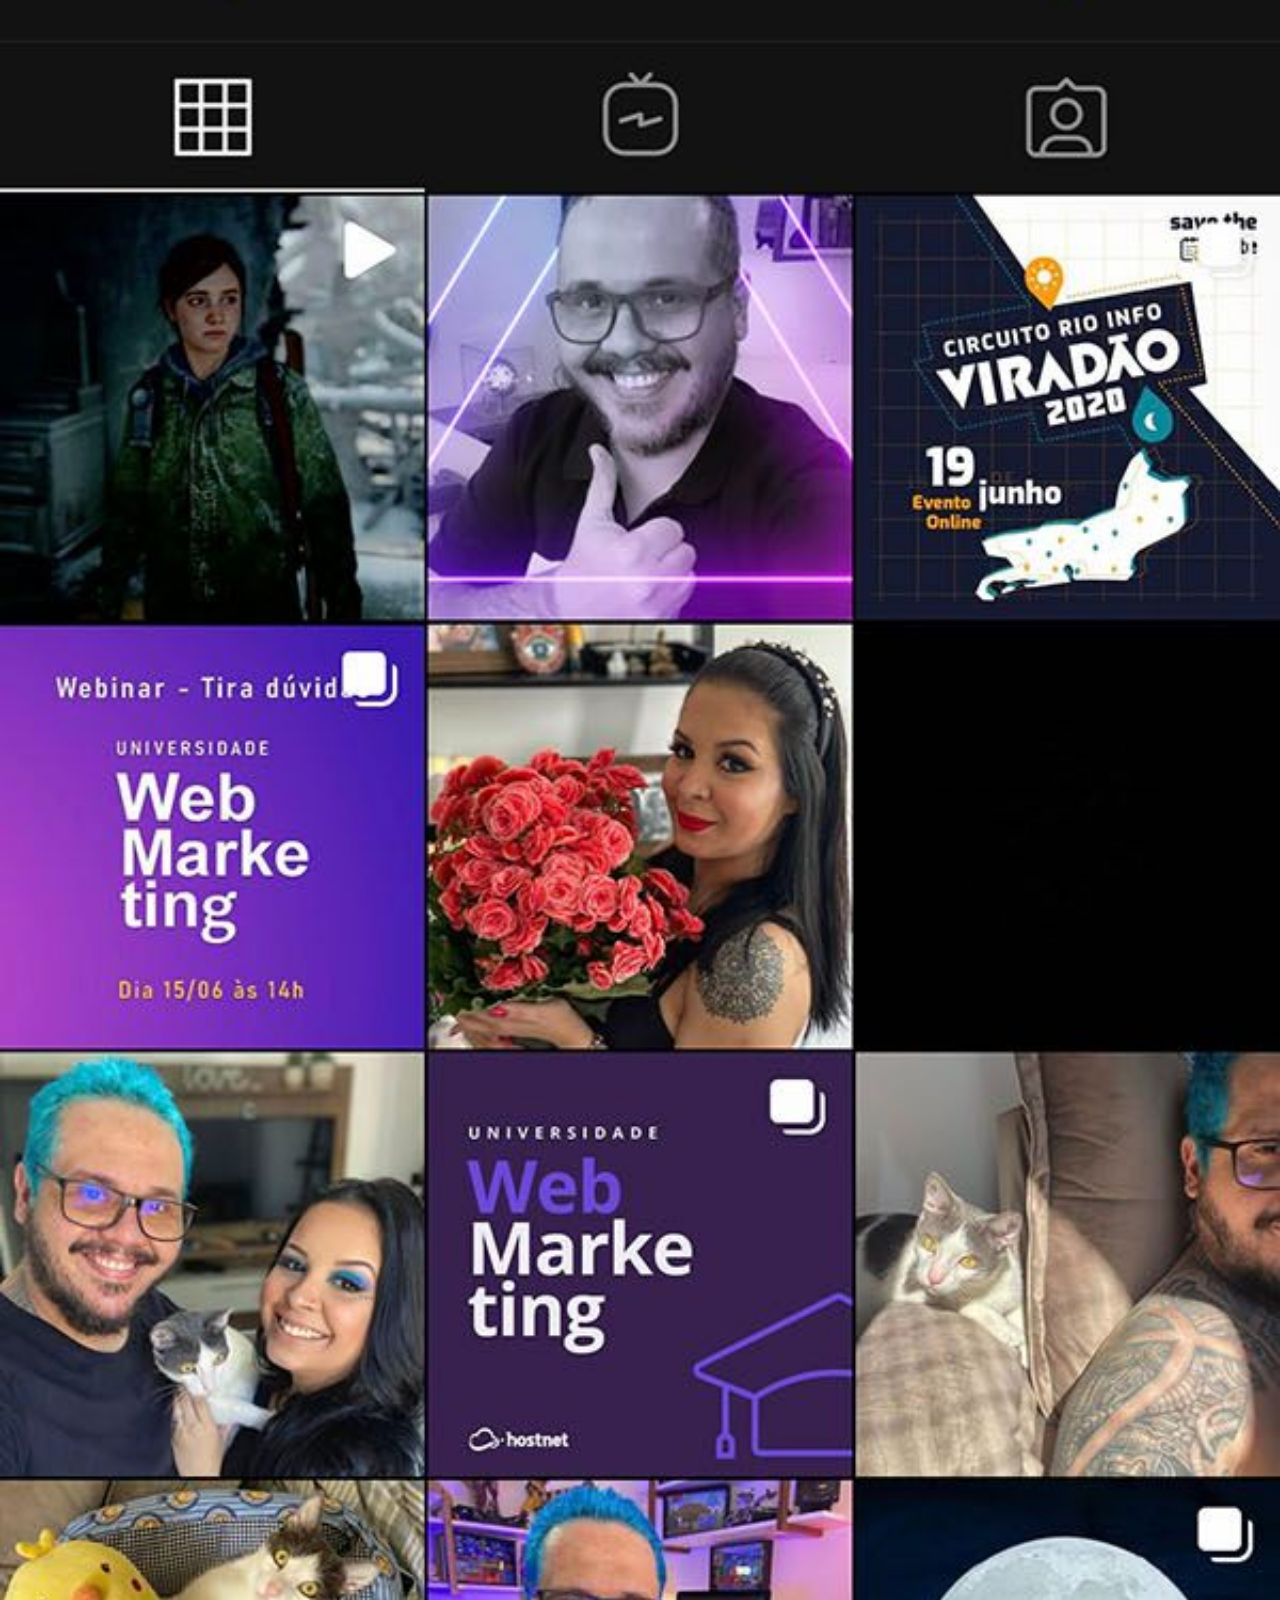
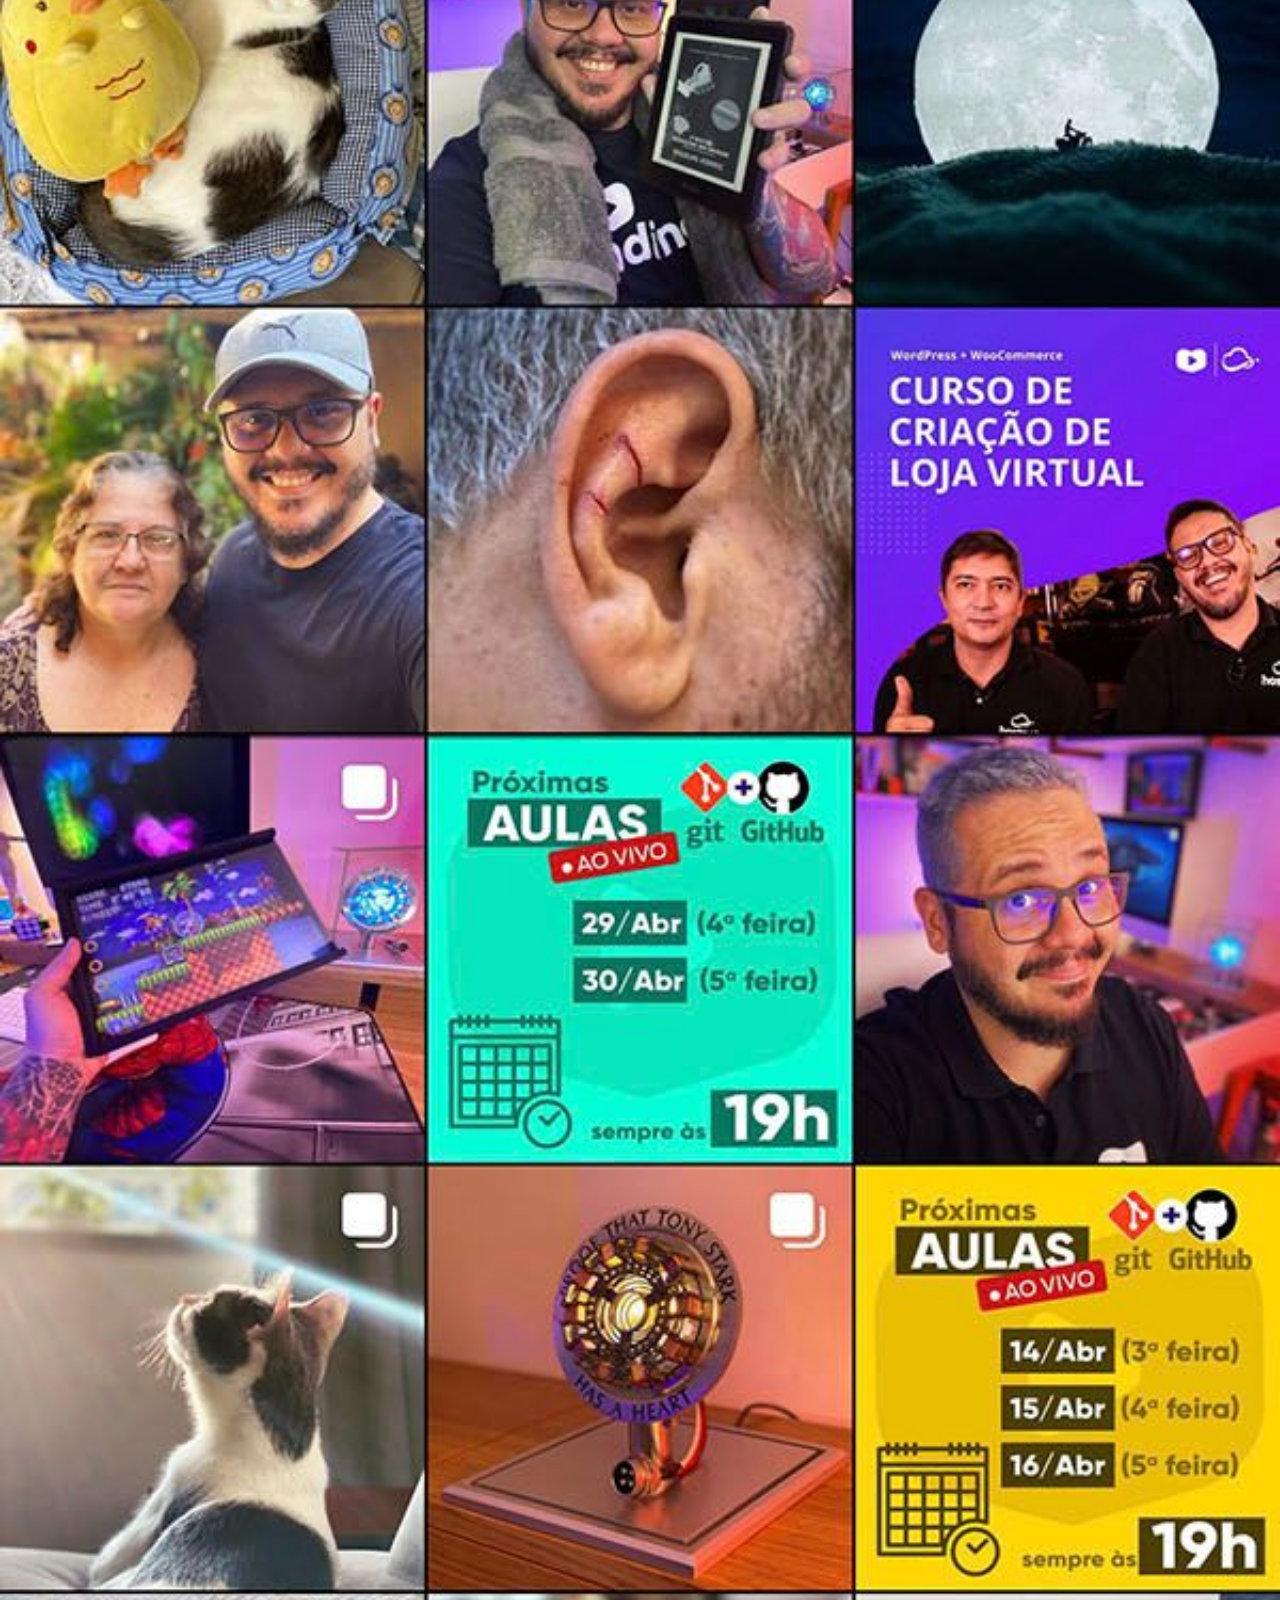
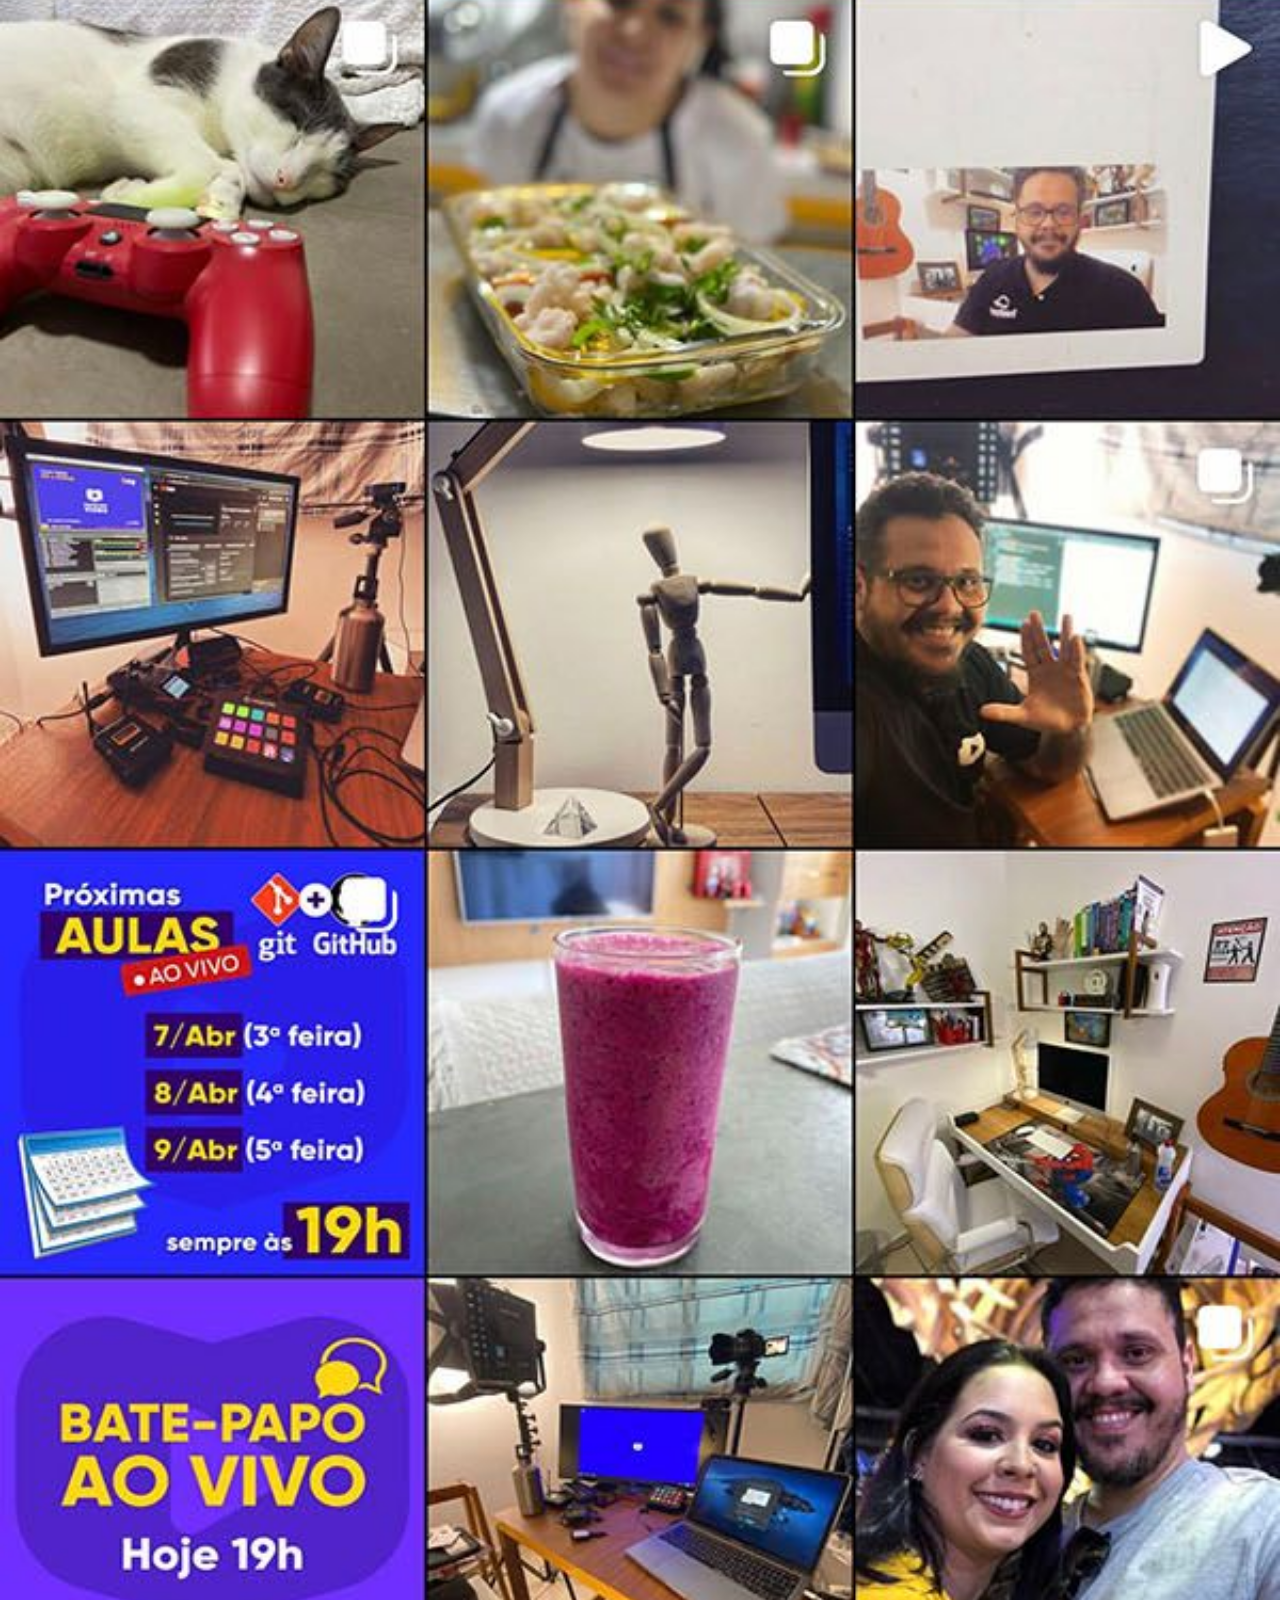
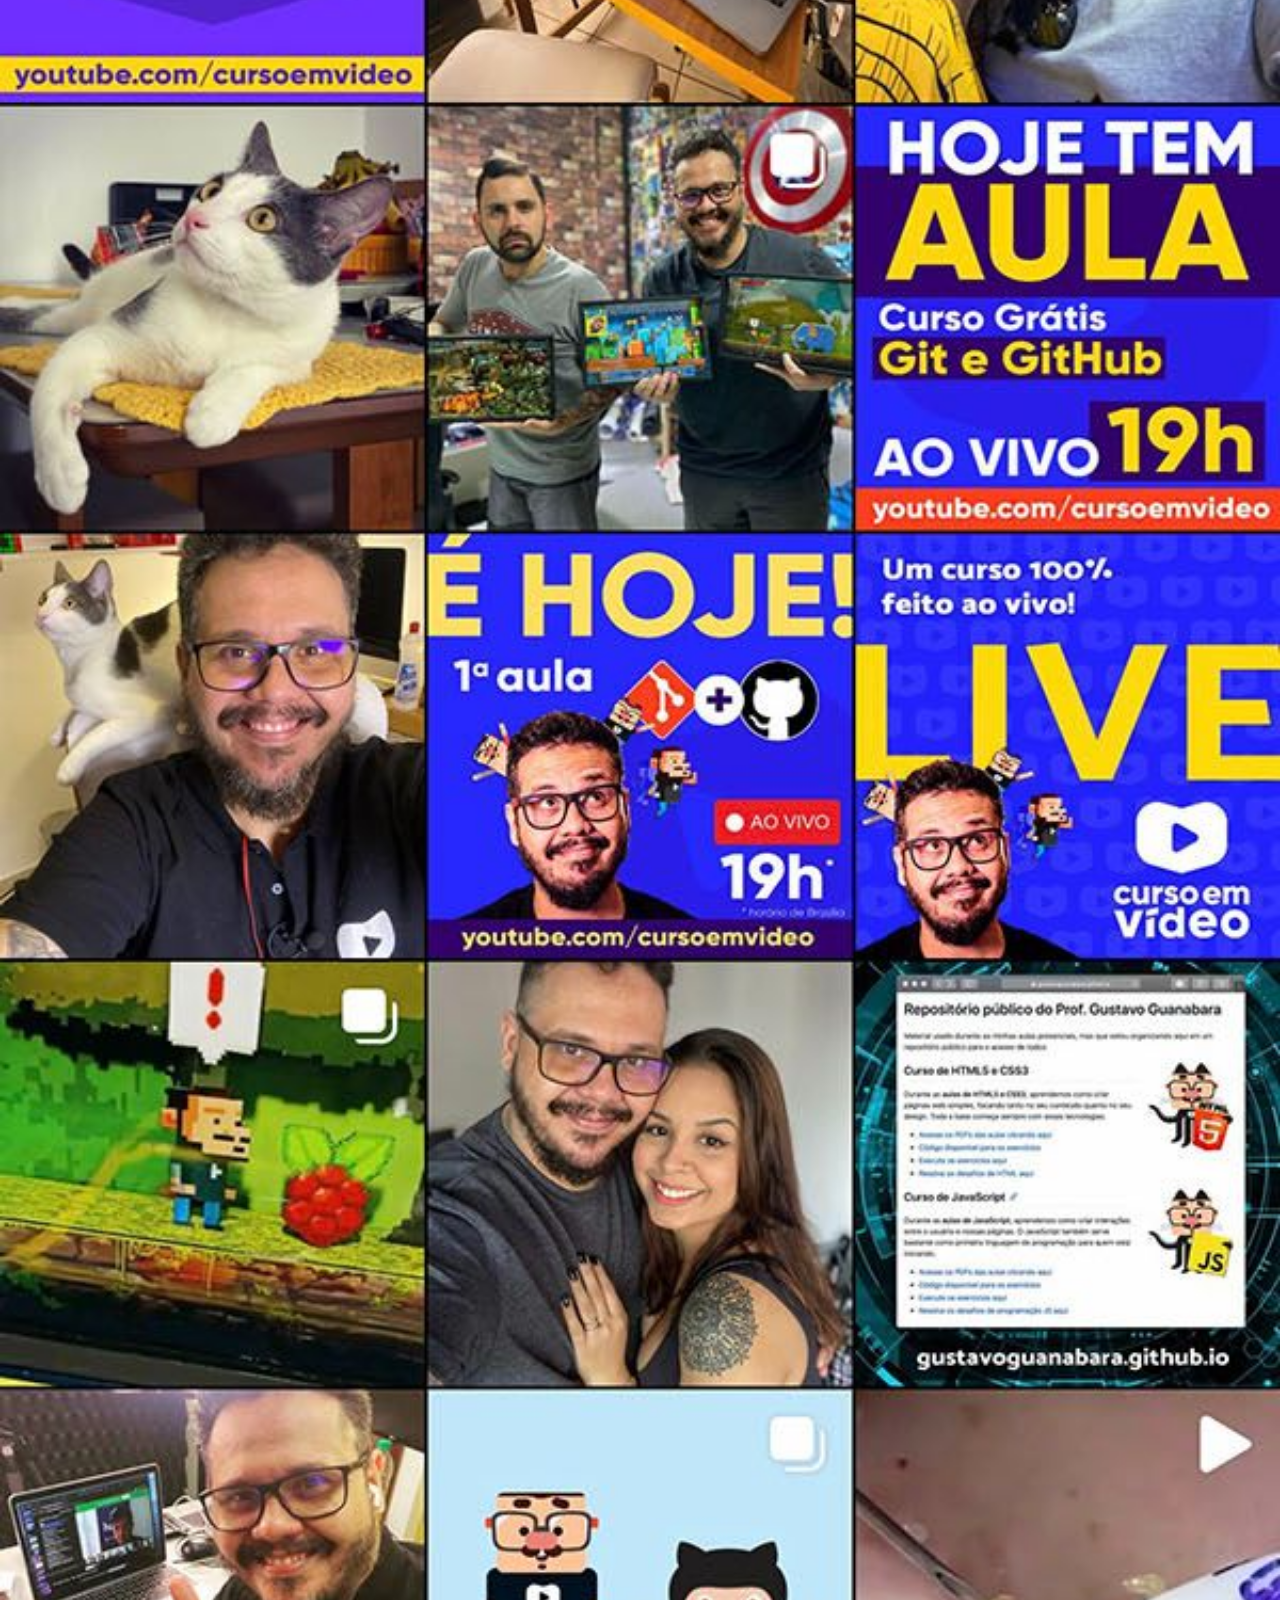
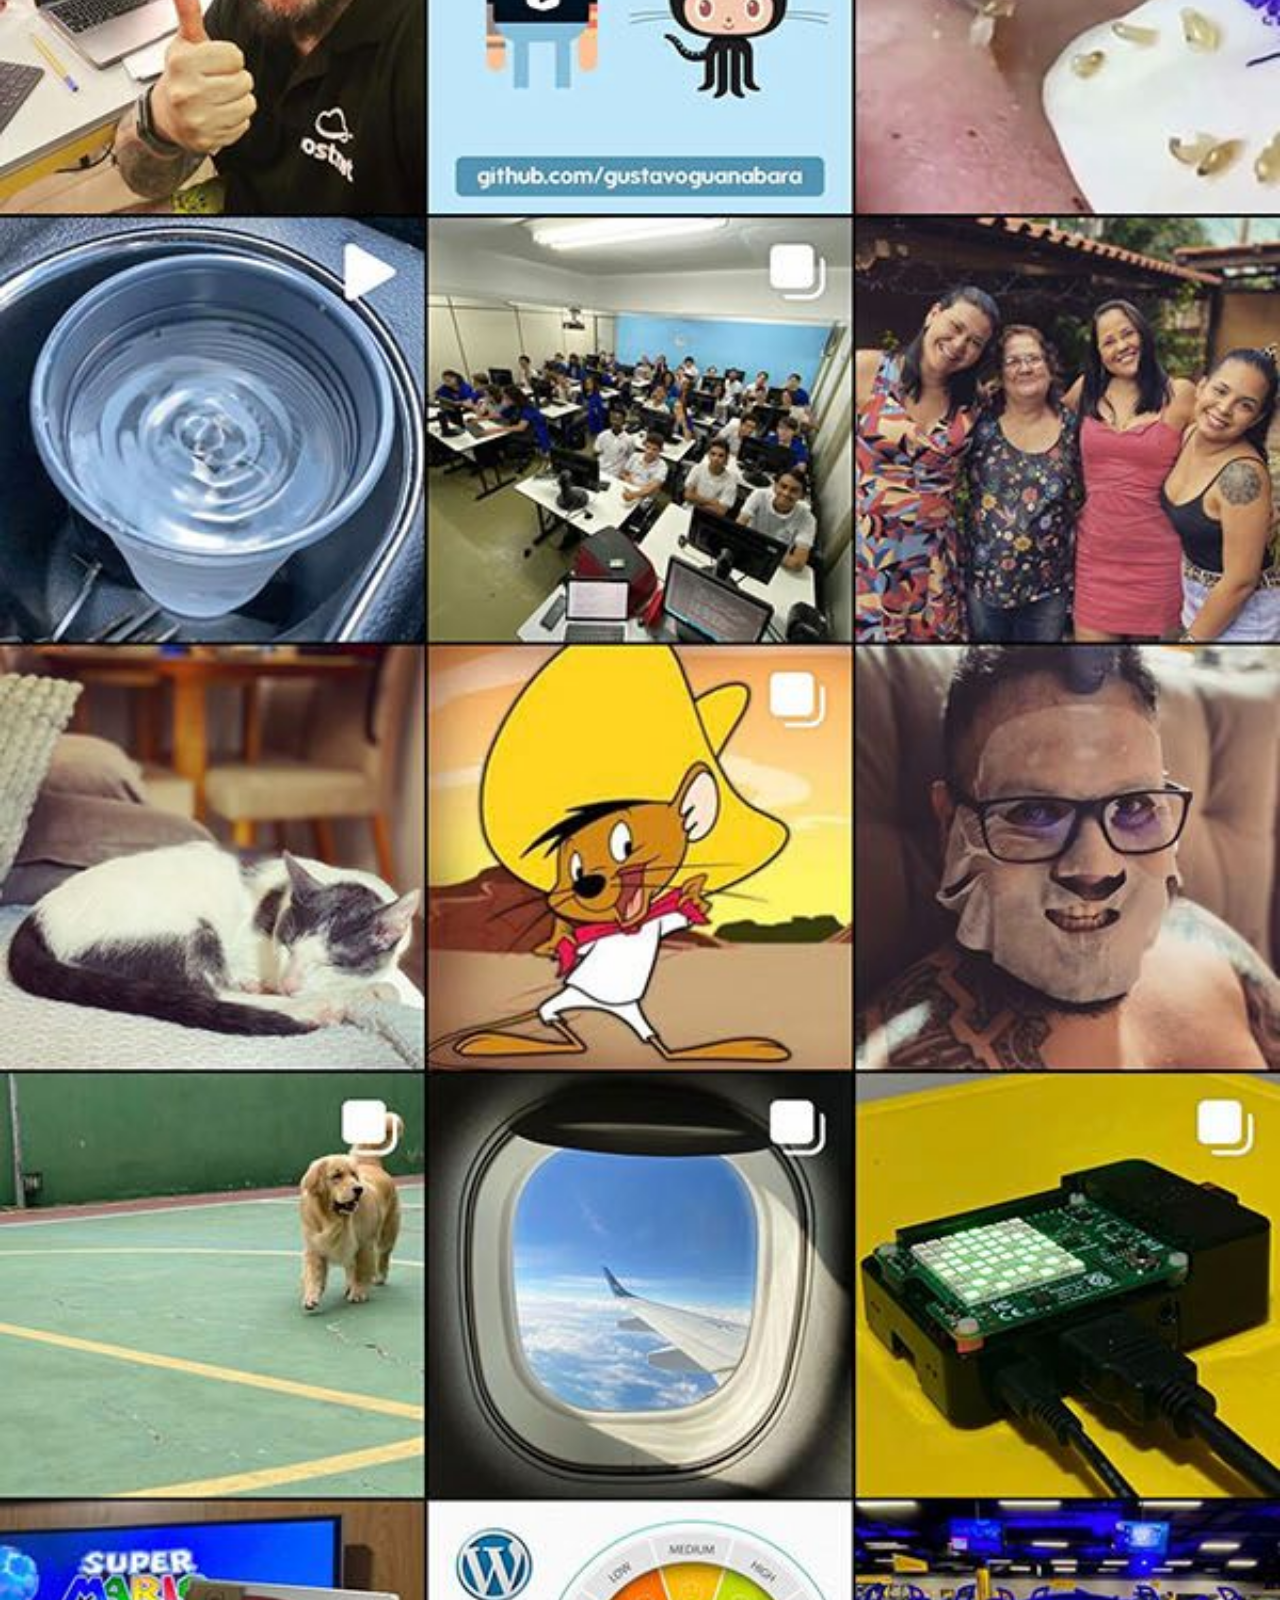
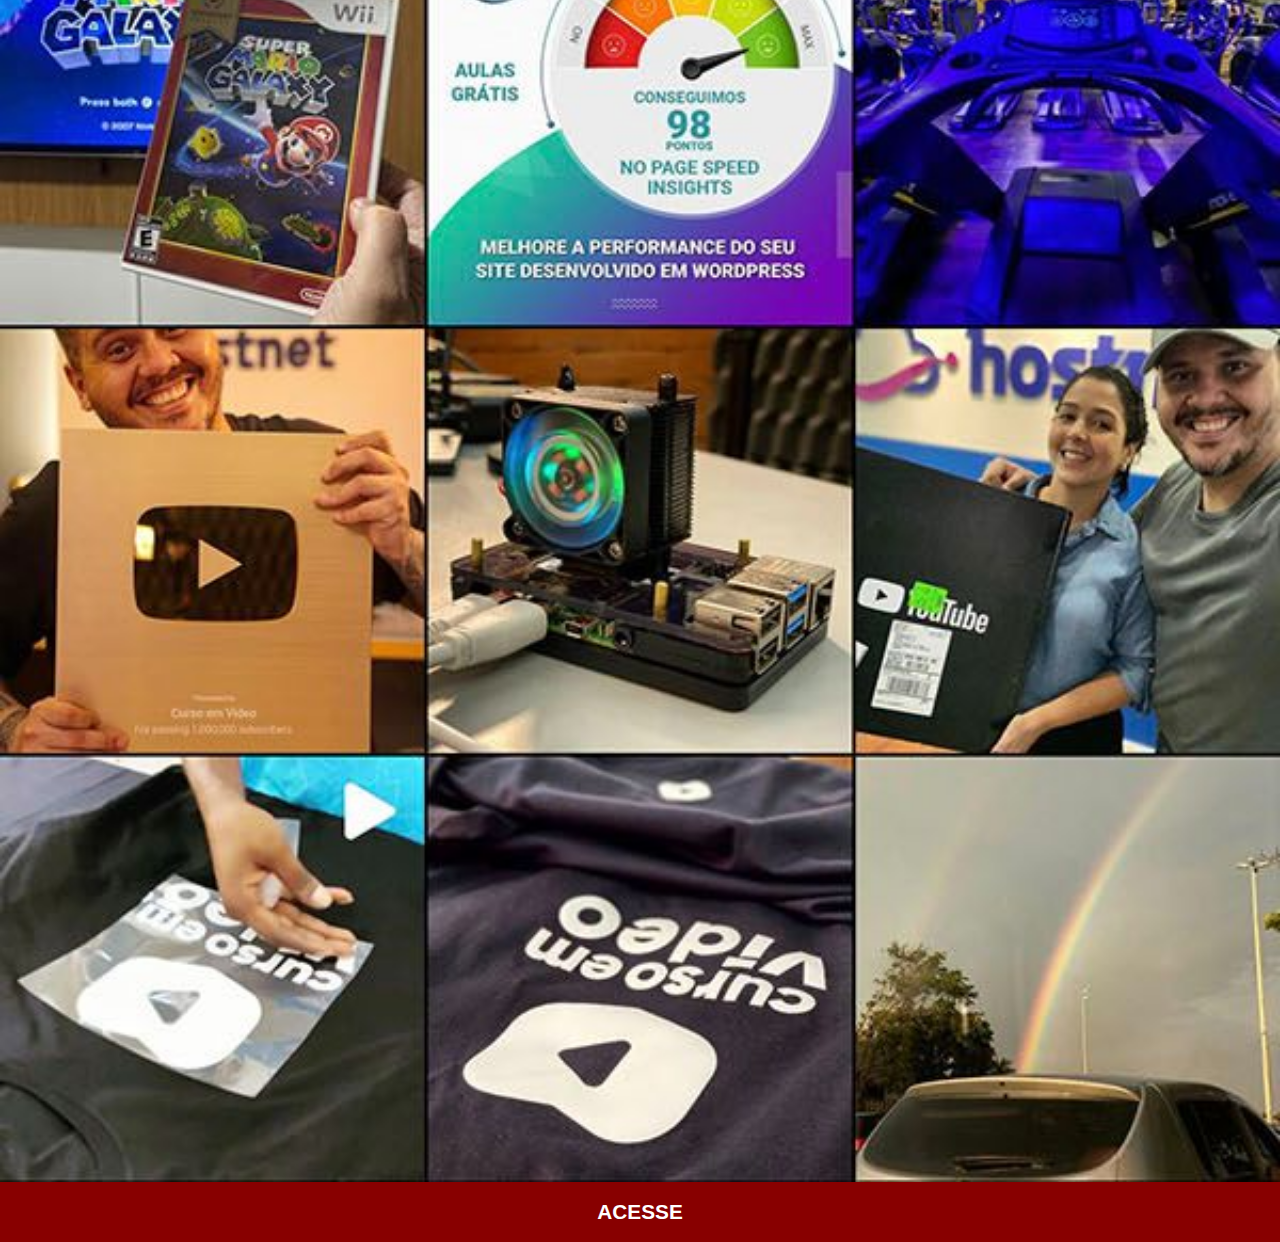
<file: paginasExtras/instagram.html>
<!DOCTYPE html>
<html lang="pt-br">
<head>
    <meta charset="UTF-8">
    <meta name="viewport" content="width=device-width, initial-scale=1.0">
    <title>Tela instagram</title>
    <link rel="stylesheet" href="../estilo/estilo.css">
</head>
<body>
    <img id="telas" src="../imagens/tela-instagram.jpg" alt="Tela instagram">
    <a href="https://www.instagram.com/gustavoguanabara/" target="_blank"><button>ACESSE</button></a>
</body>
</html>
</file>
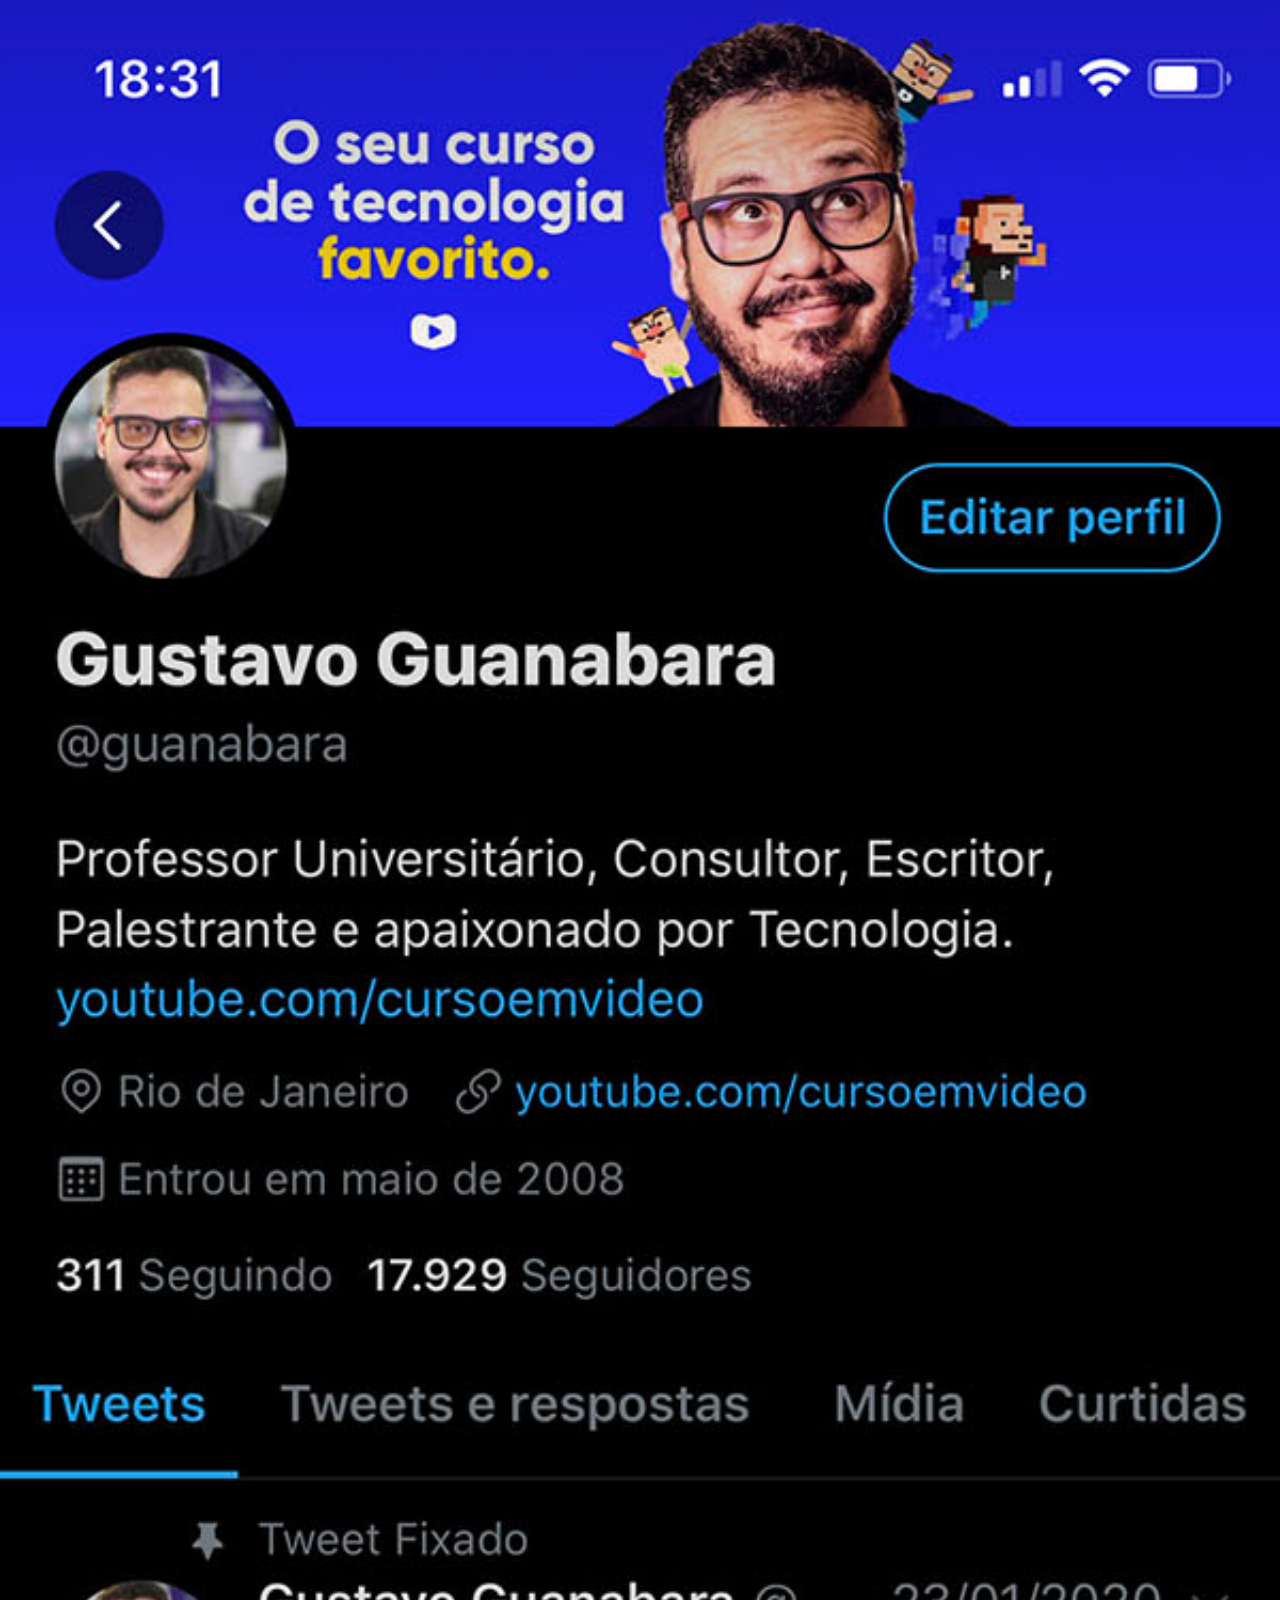
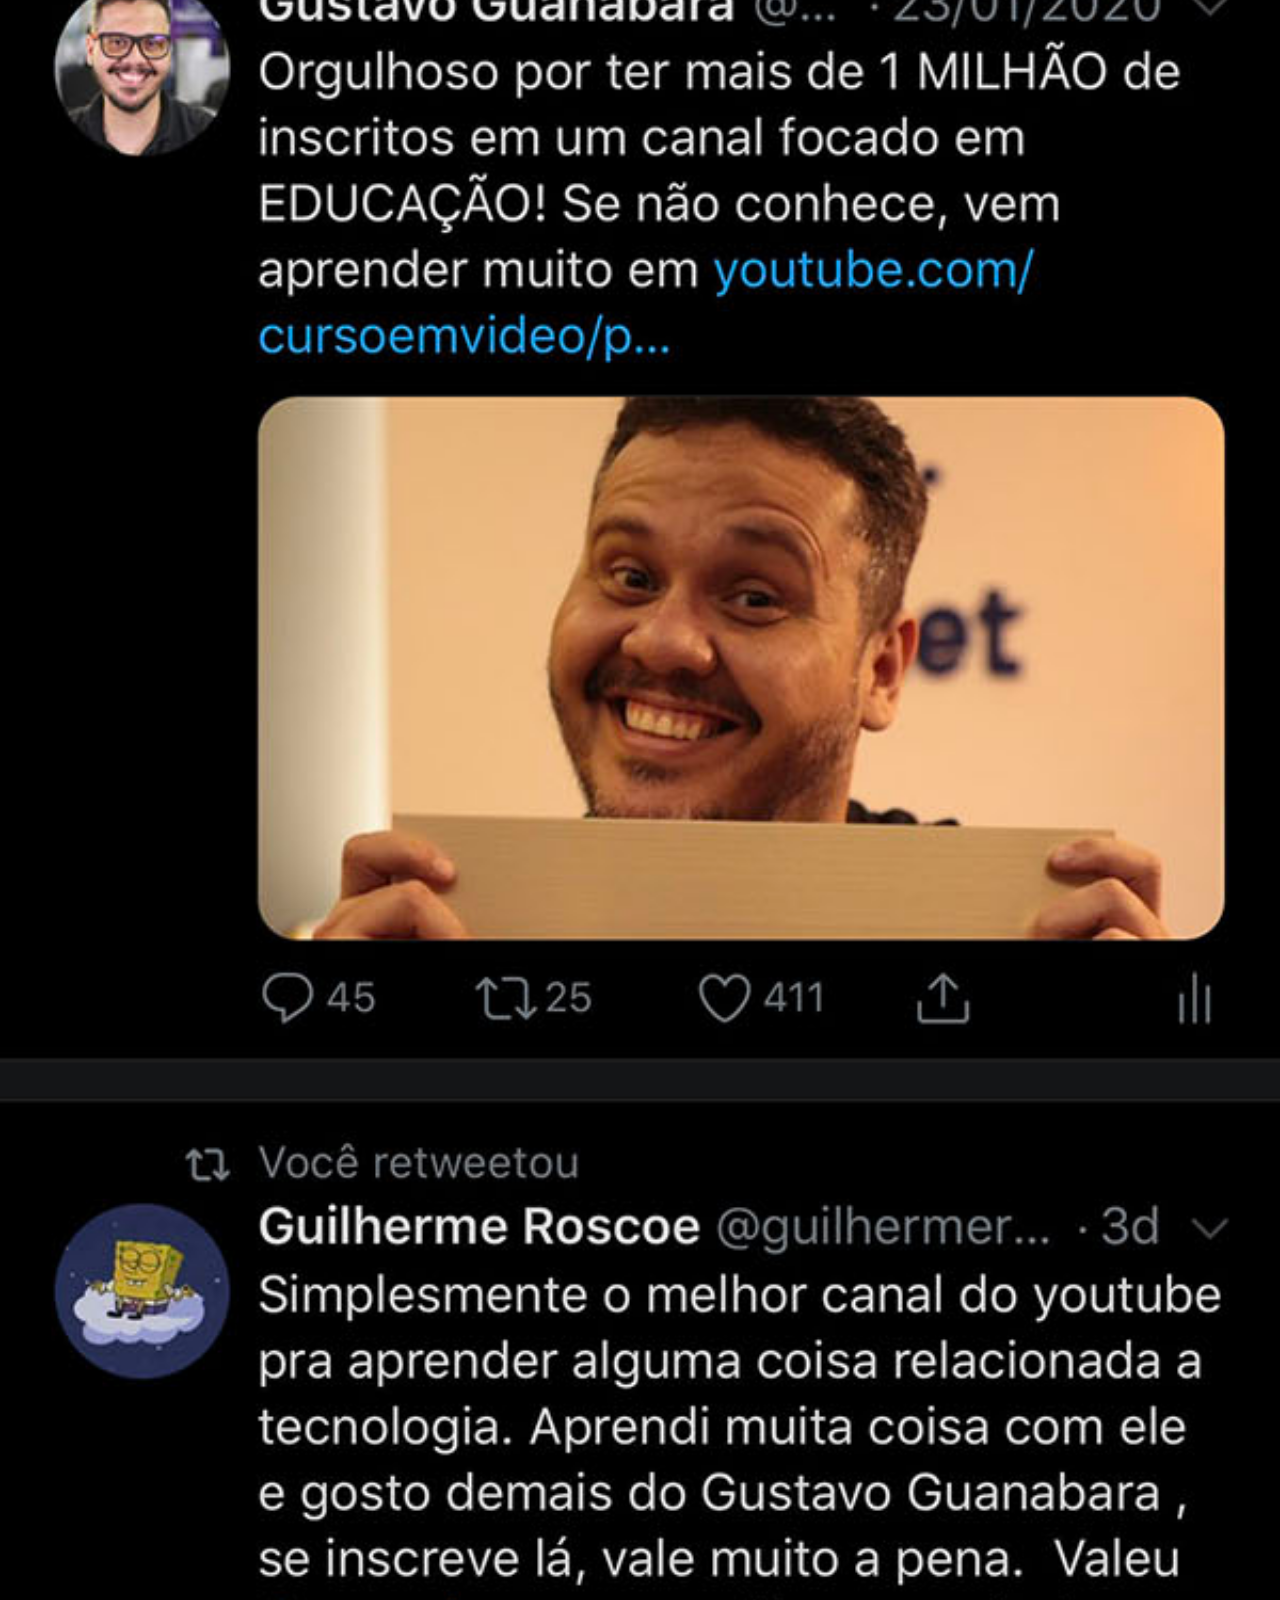
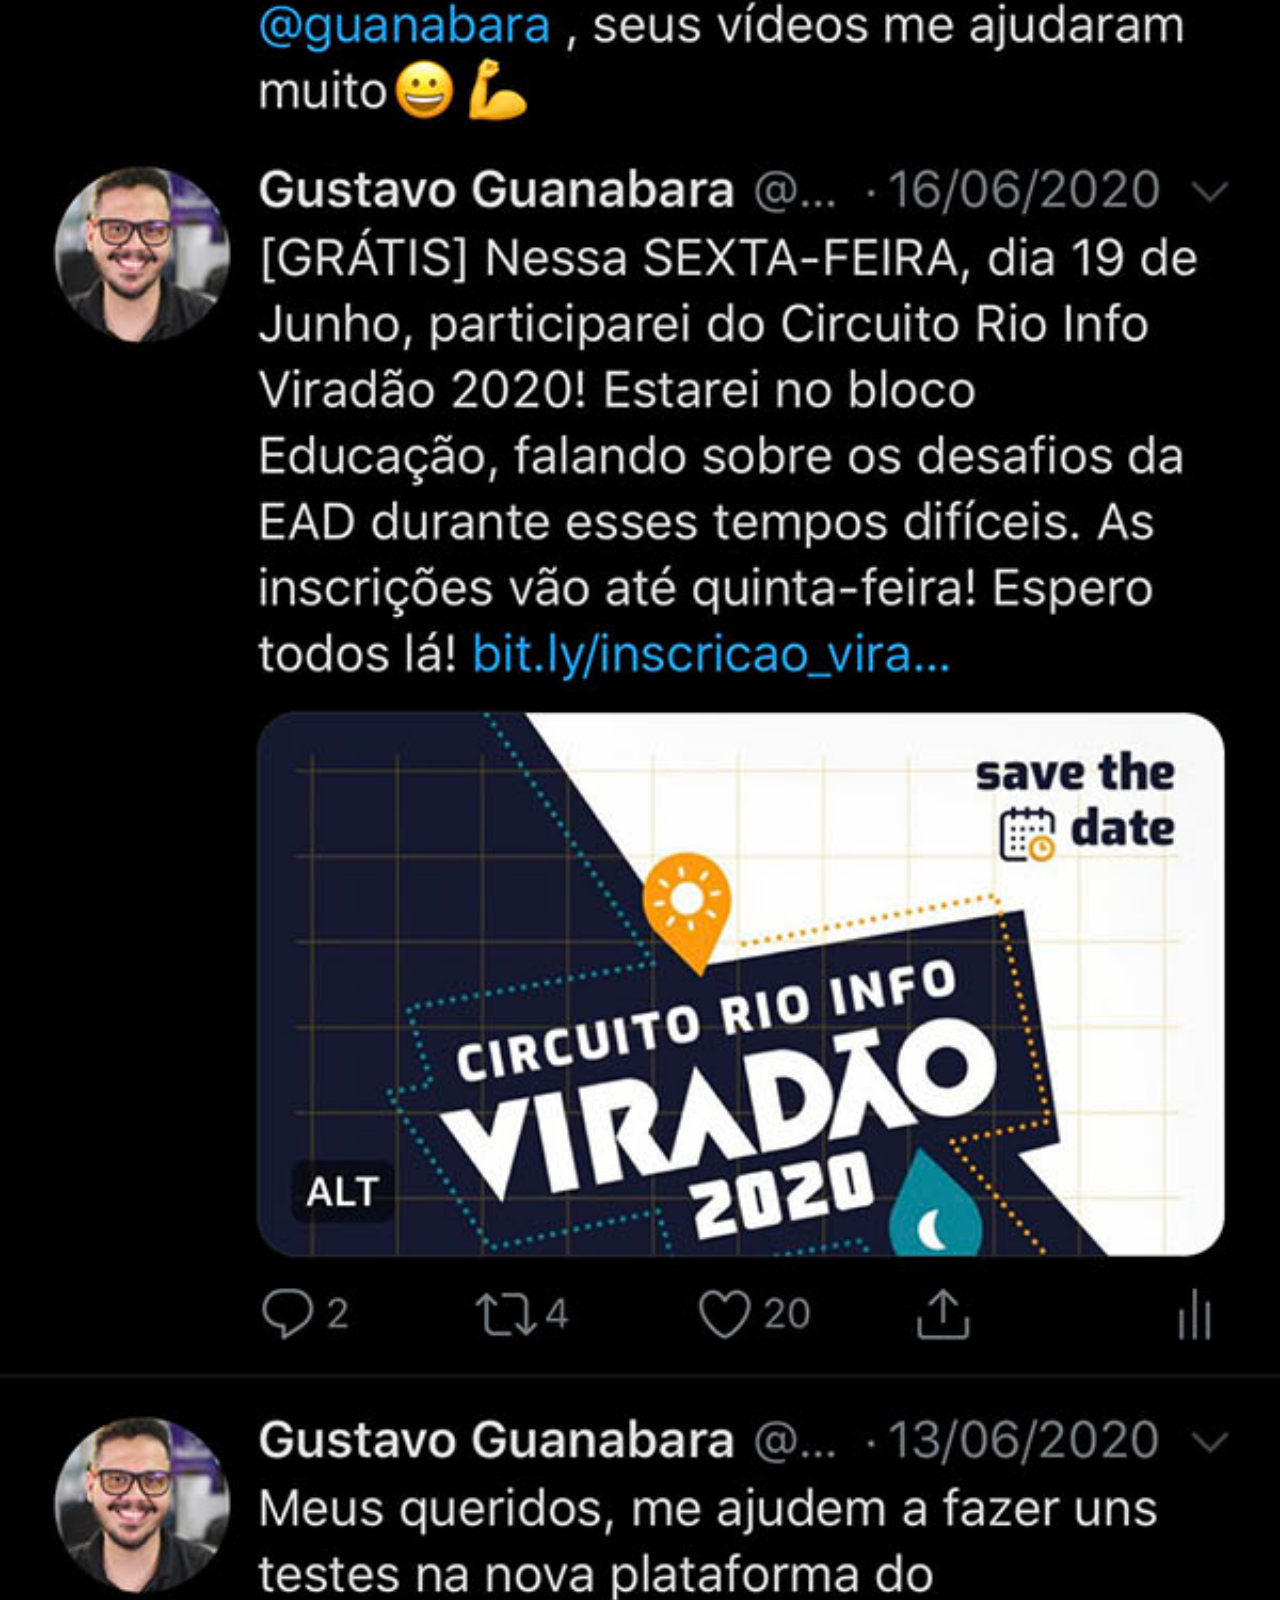
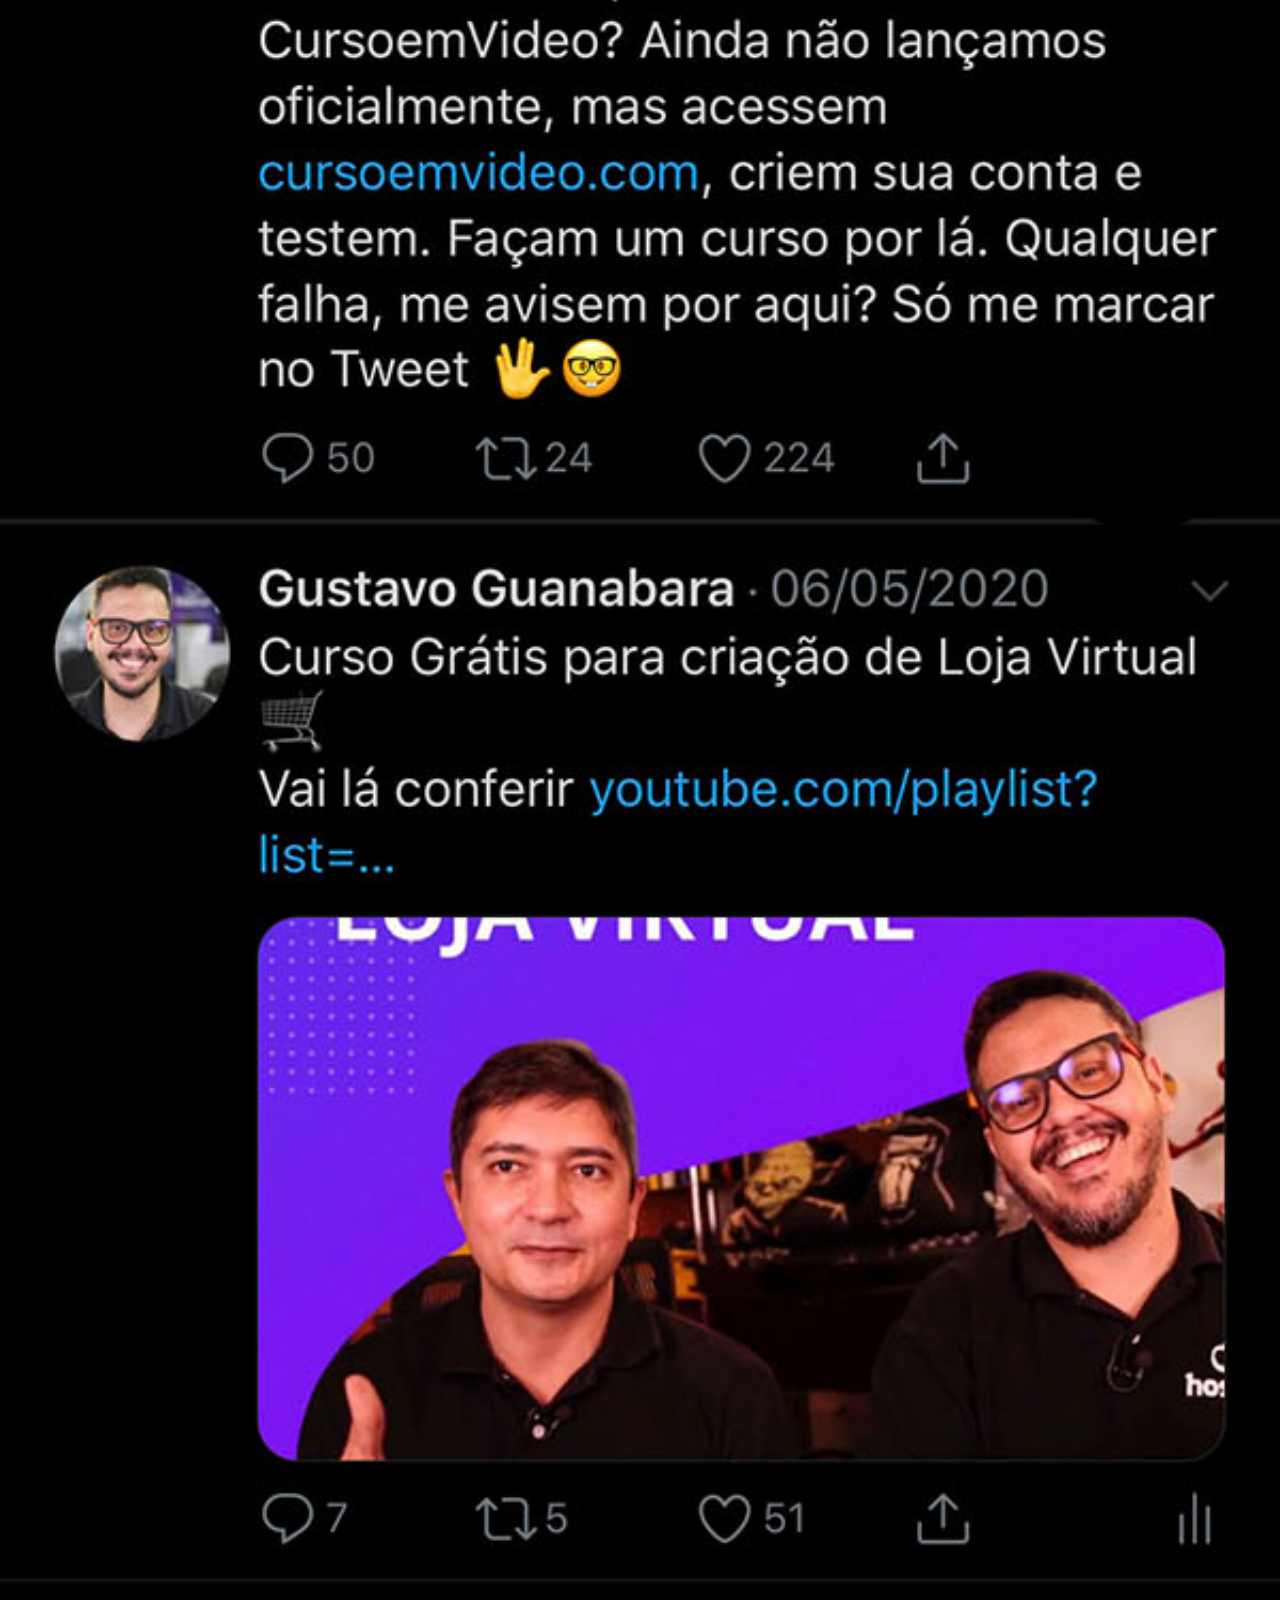
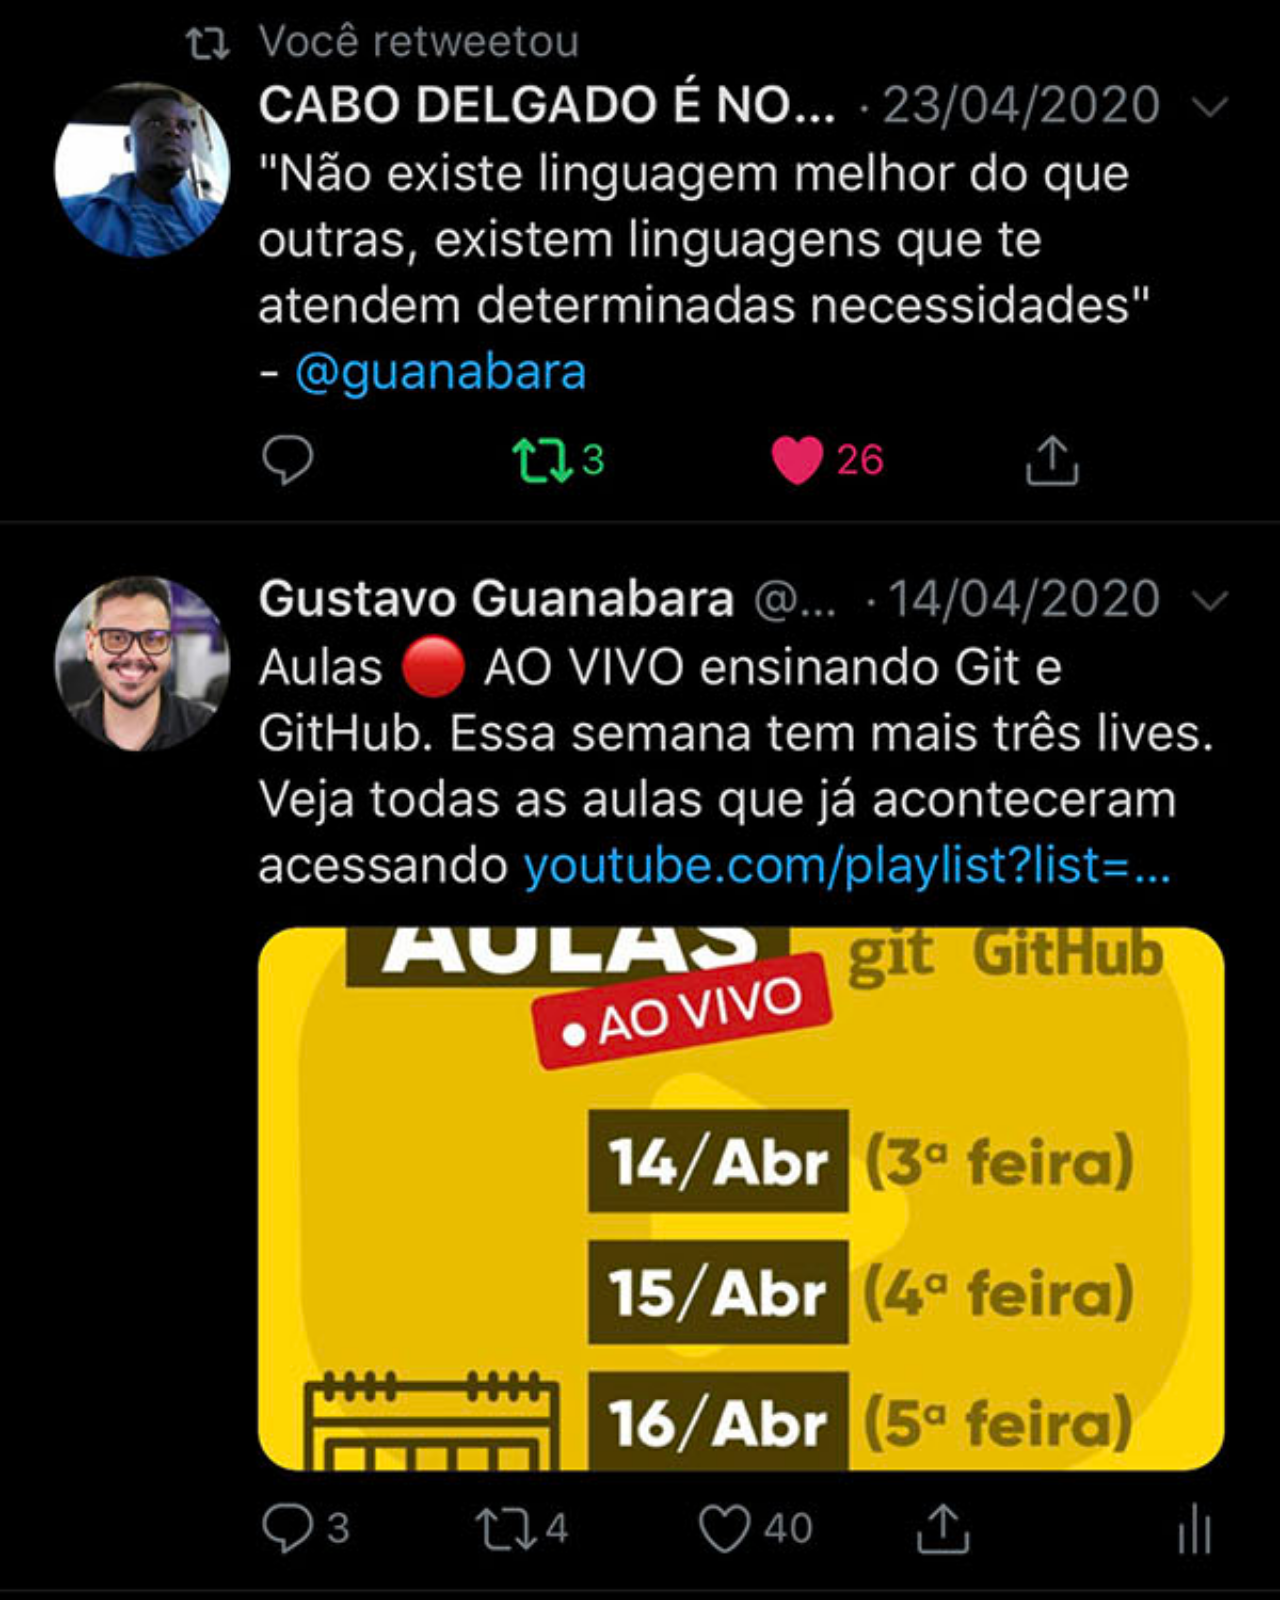
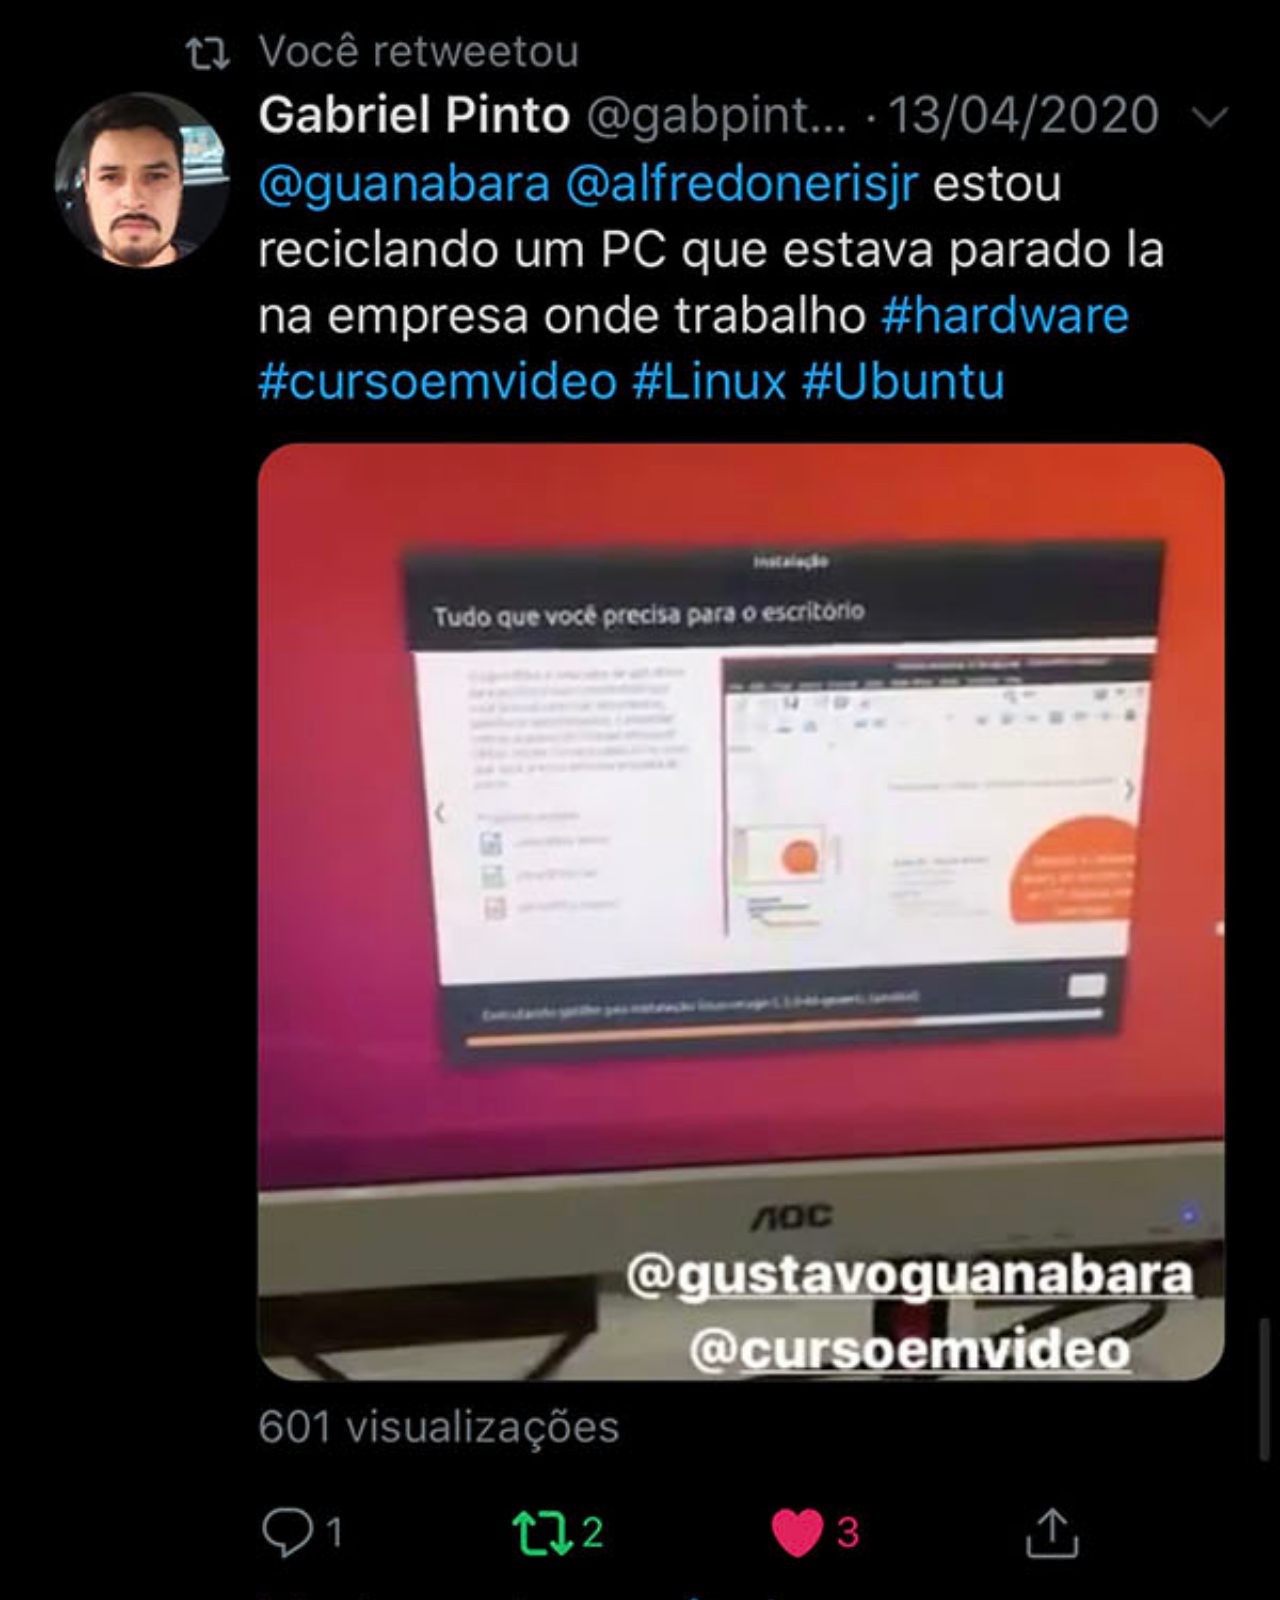
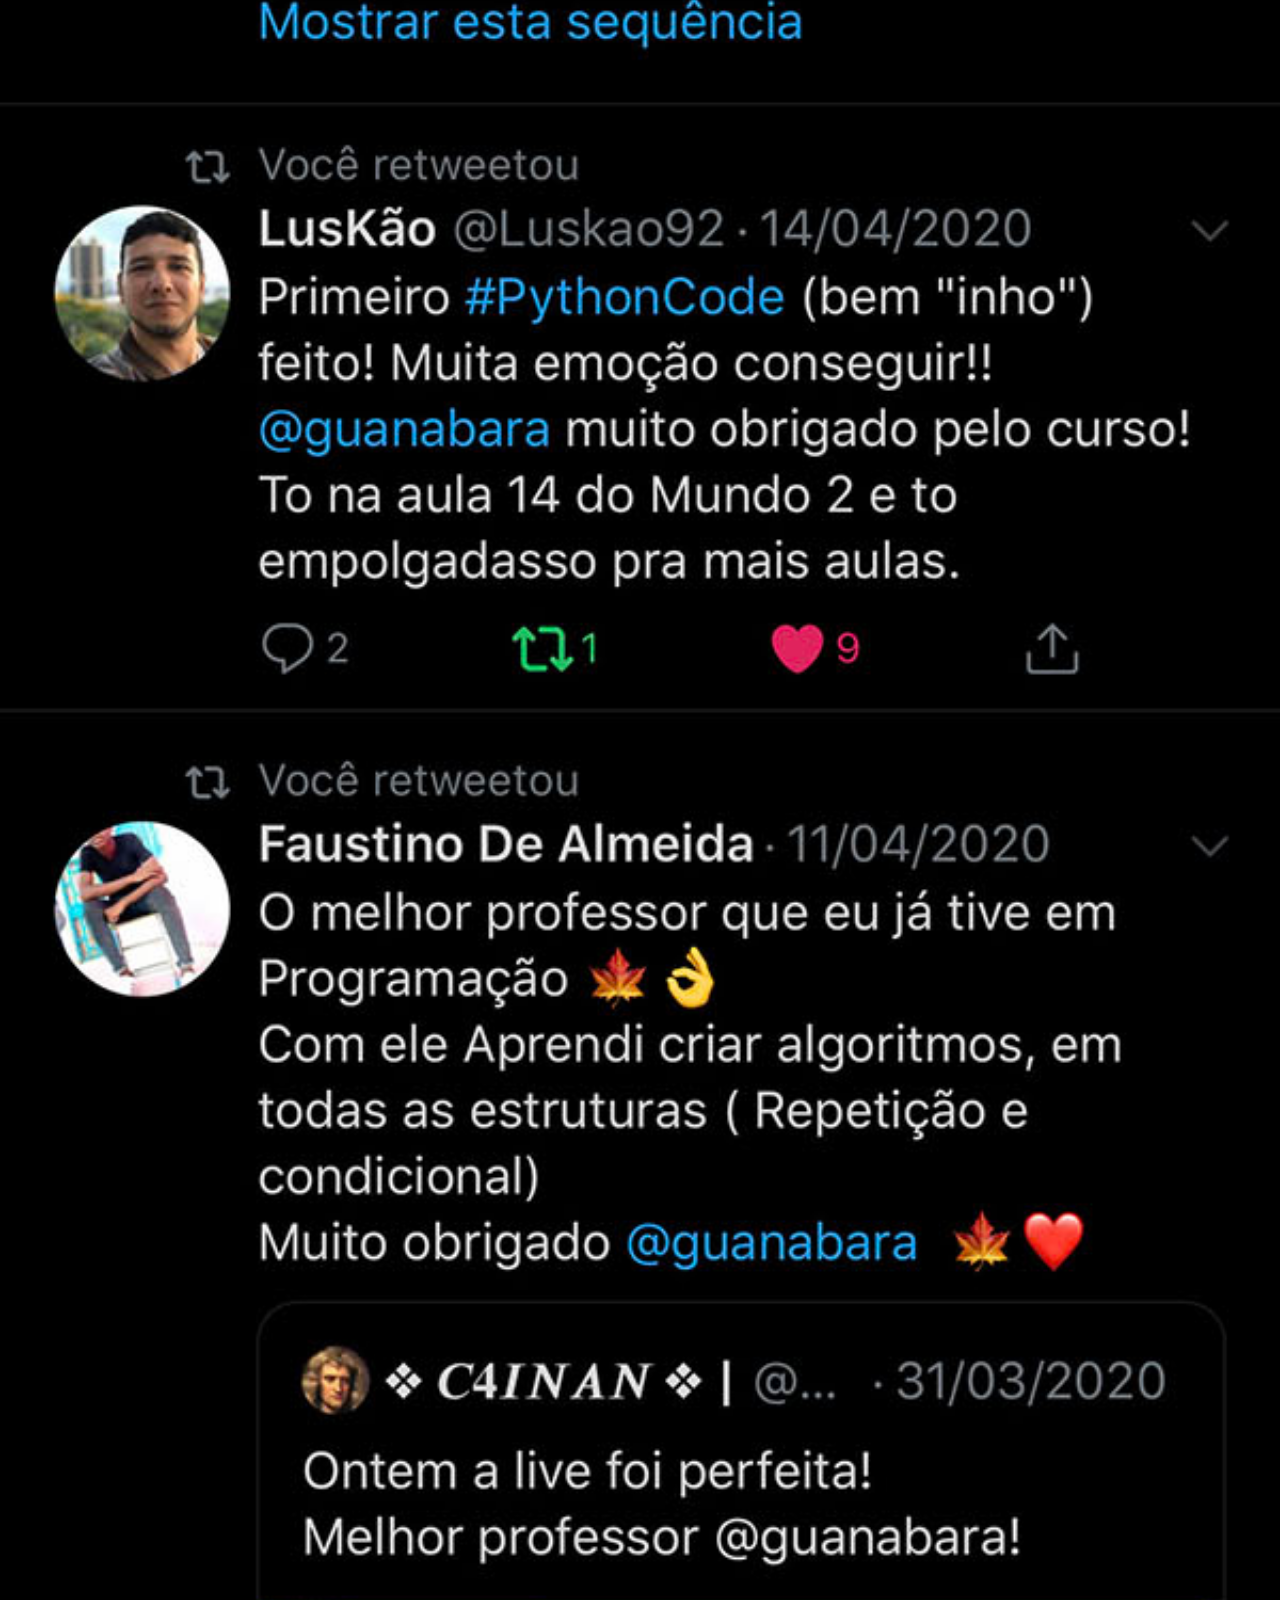
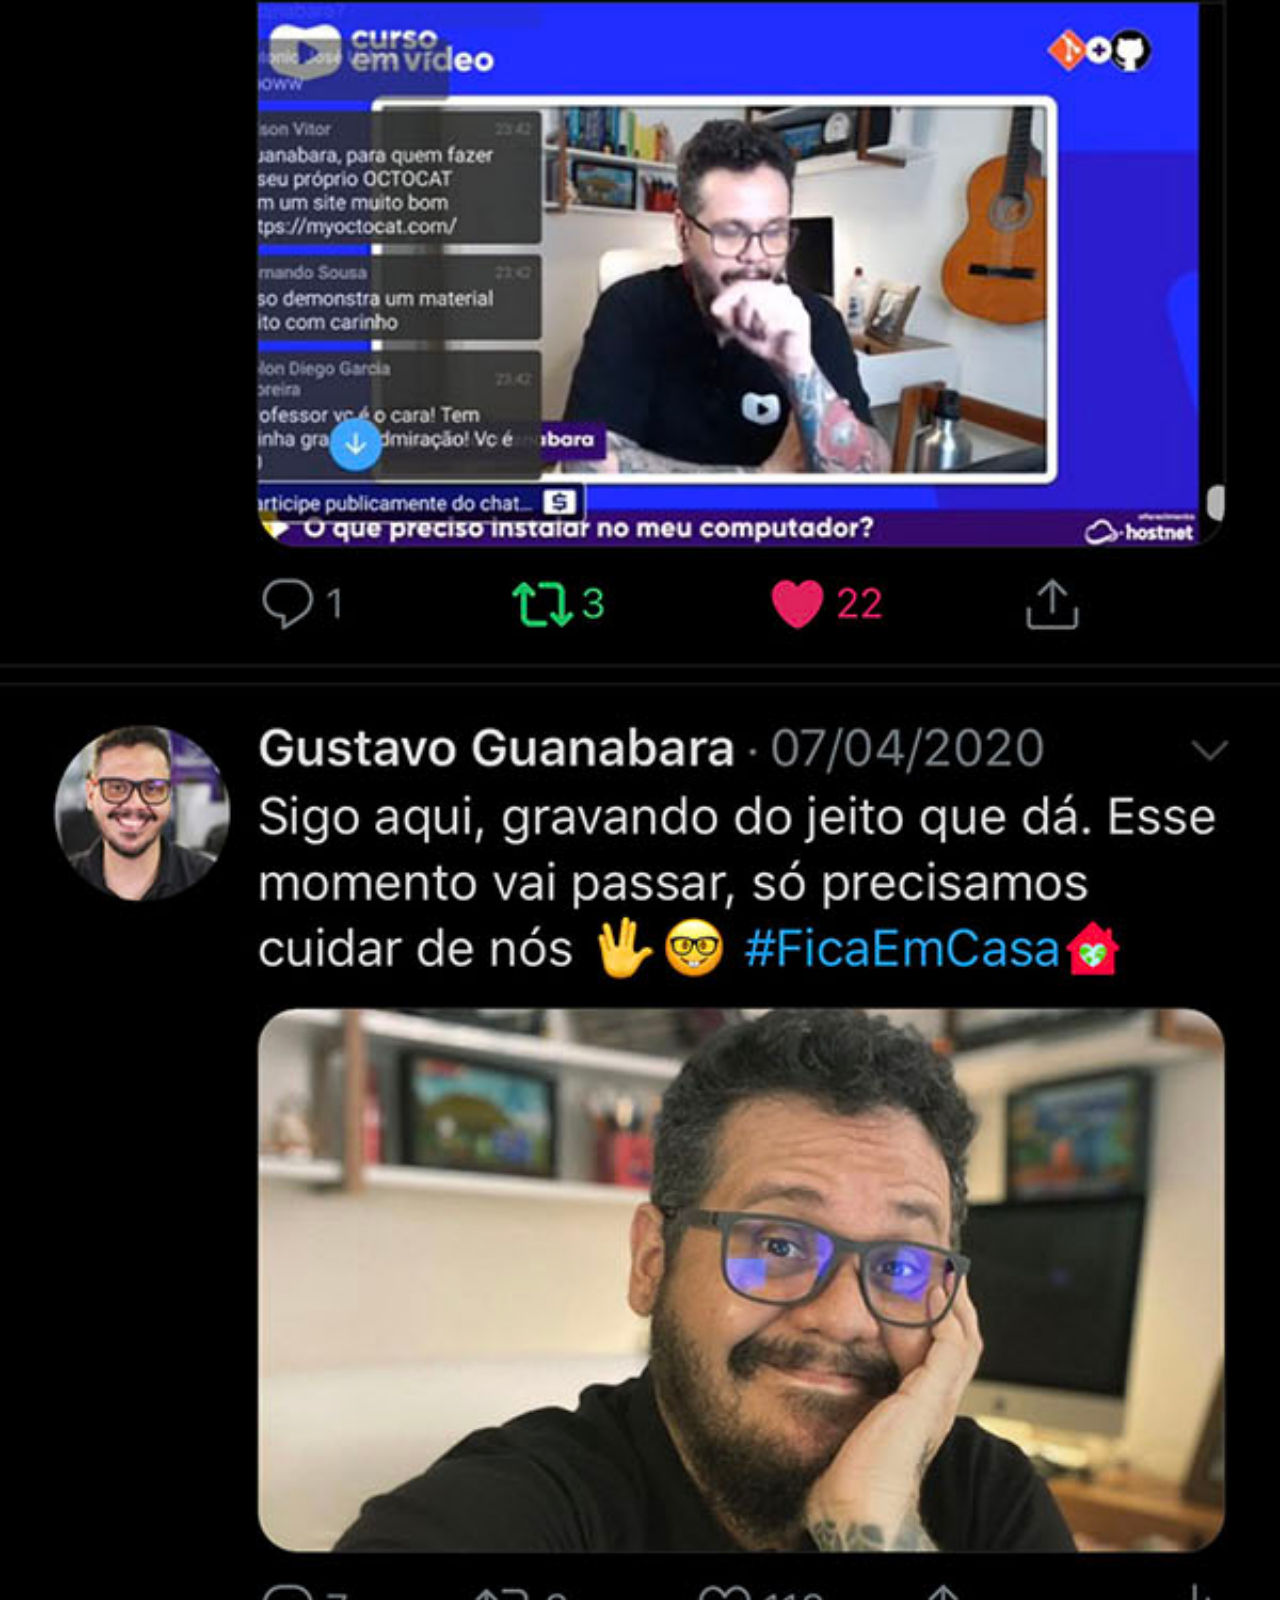
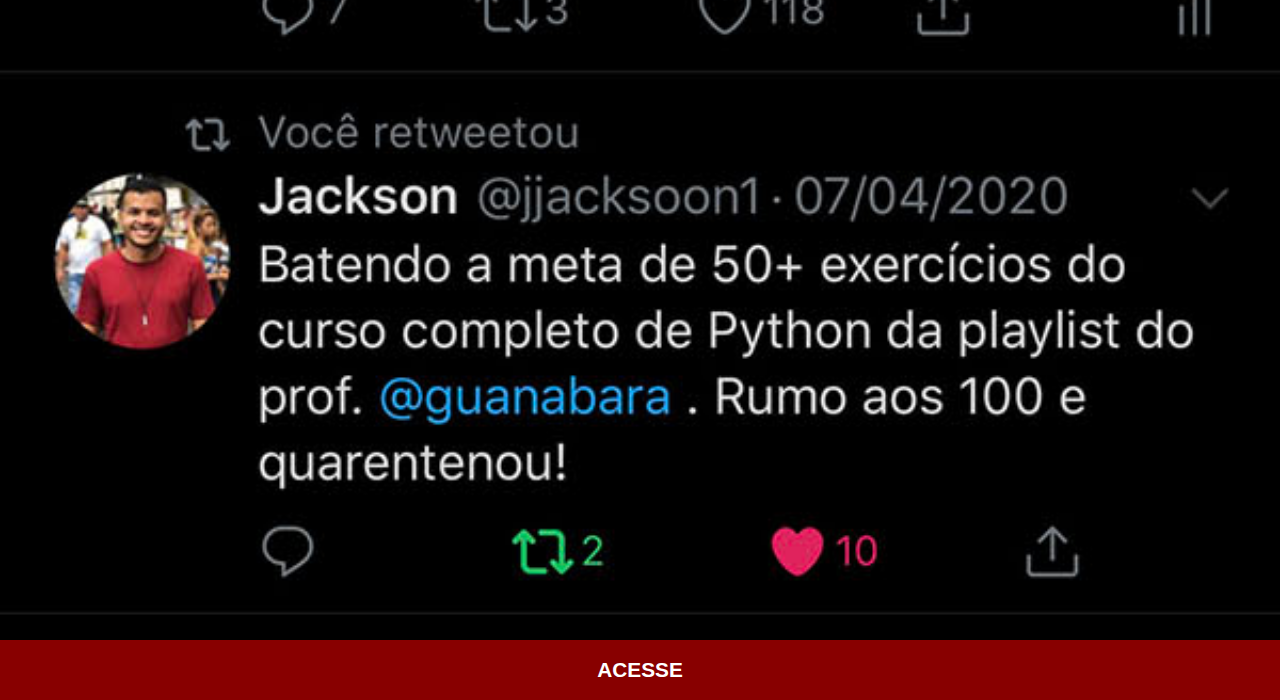
<file: paginasExtras/twitter.html>
<!DOCTYPE html>
<html lang="pt-br">
<head>
    <meta charset="UTF-8">
    <meta name="viewport" content="width=device-width, initial-scale=1.0">
    <title>Tela twitter</title>
    <link rel="stylesheet" href="../estilo/estilo.css">
</head>
<body>
    <img id="telas" src="../imagens/tela-twitter.jpg" alt="Tela twitter">
    <a href="https://twitter.com/guanabara" target="_blank"><button>ACESSE</button></a>
</body>
</html>
</file>
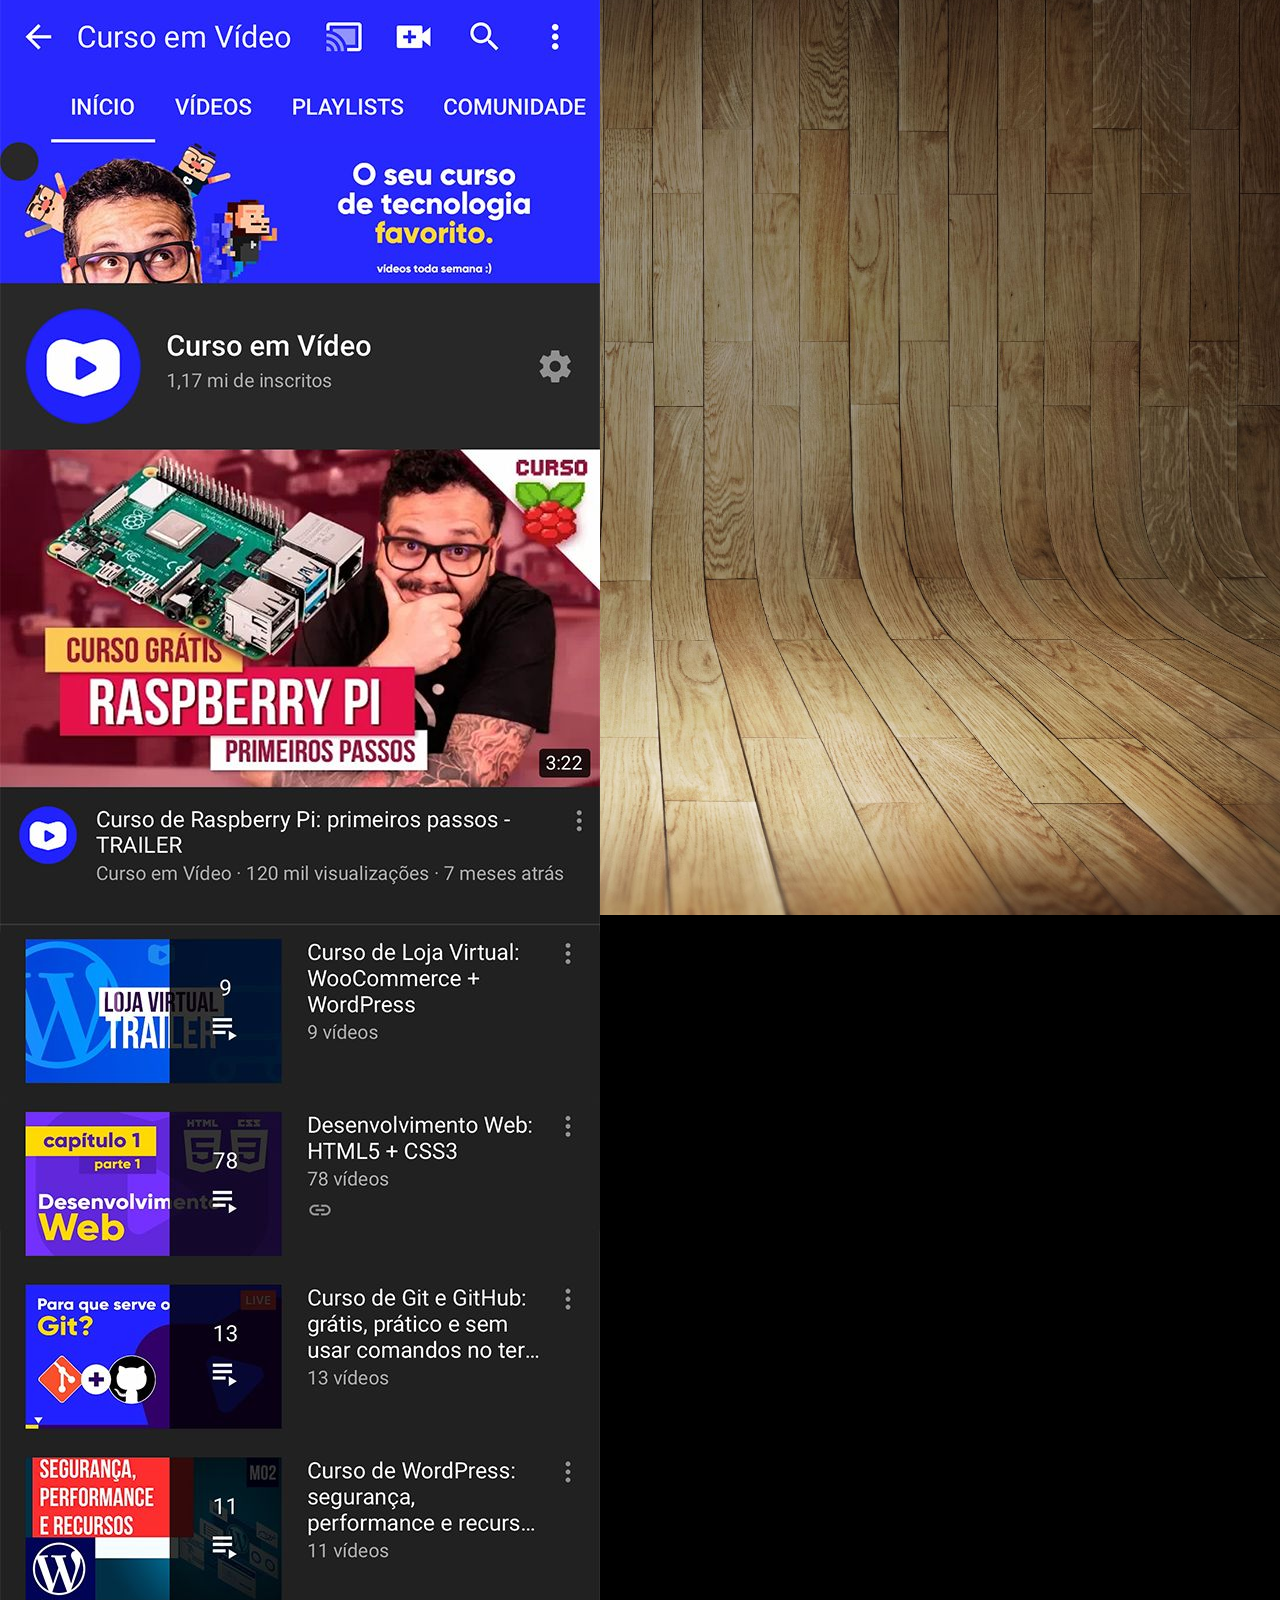
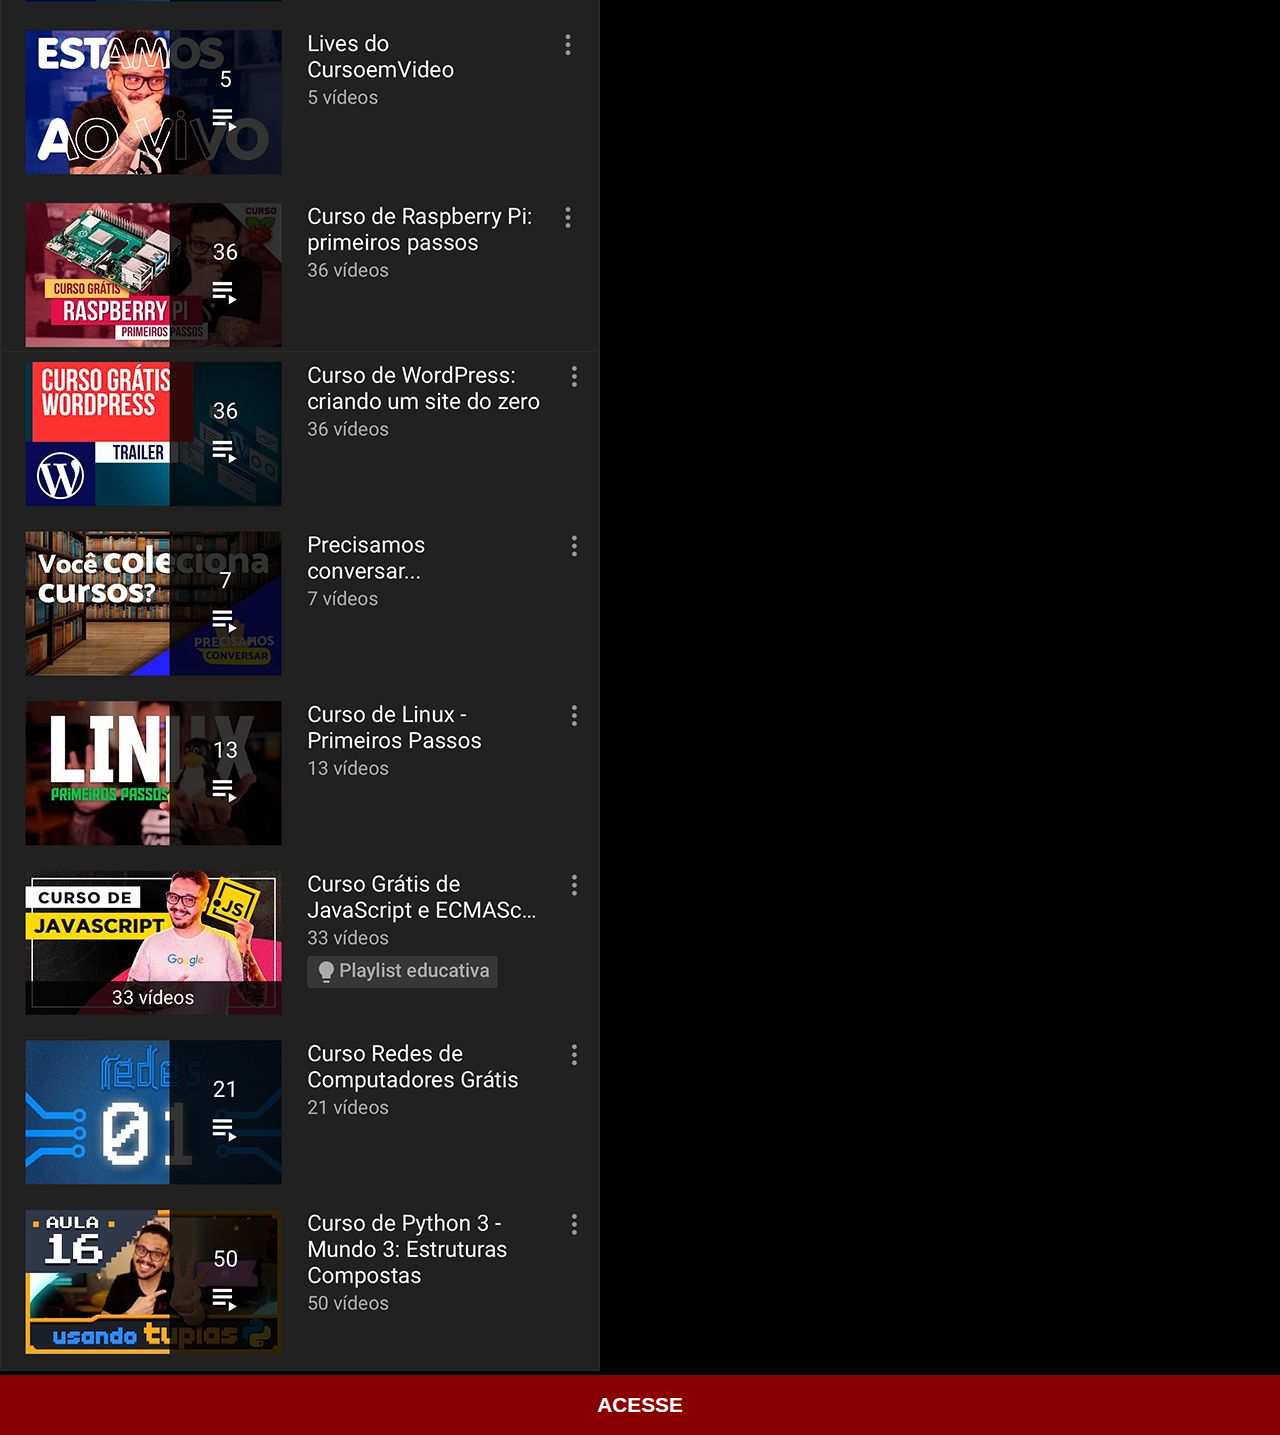
<file: paginasExtras/youtube.html>
<!DOCTYPE html>
<html lang="pt-br">
<head>
    <meta charset="UTF-8">
    <meta name="viewport" content="width=device-width, initial-scale=1.0">
    <title>Tela youtube</title>
    <link rel="stylesheet" href="../estilo/estilo.css">
</head>
<body>
    <img src="../imagens/tela-youtube.png" alt="Tela Youtube">
    <a href="https://www.youtube.com/@CursoemVideo" target="_blank"><button>ACESSE</button></a>
</body>
</html>
</file>
<file: estilo/estilo.css>
*{
    margin: 0;
    padding: 0;
    font-family: Arial, Helvetica, sans-serif;
}
html, body{
    height: 100vh;
    width: 100vw;
}
body{
    background: #000 url('../imagens/fundo-madeira.jpg') center no-repeat fixed;
    background-size: cover;
}
main{
    height: 100vh;
    position: relative;
}
section#telefone{
    position: absolute;
    top:  50vh;
    left: 50vw;
    transform: translate(-50%, -50%);
    background: url('../imagens/frame-iphone.png') no-repeat fixed;
    background-size: cover;
    width: 311px;
    height: 627px;
}
iframe#tela{
    position: relative;
    top: 78px;
    left: 20px;
    width: 270px;
    height: 474px;
}
section#redes-sociais{
    text-align: right;
}
section#redes-sociais img{
    width: 50px;
    margin: 10px;
    border-radius: 50%;
    box-shadow: 2px 2px 5px #00000066;
    box-sizing: border-box;
}
section#redes-sociais img:hover{
    border: 1px solid #ffffffa2;
    transform: translate(-3px, -3px);
    box-shadow: 5px 5px 10px #0000009f;
    transition: 0.3s, border 0.5s;
}
button{
    background-color: #800;
    width: 100vw;
    height: 60px;
    color: #fff;
    font-weight: bolder;
    font-size: 1.3em;
    border: 0px;
}
button:hover{
    background-color: #f00;
}
img#home{
    display: block;
    width: 100vw;
    height: 100vh;
}
img#telas{
    display: block;
    width: 100vw;
}
::-webkit-scrollbar{
    display: none;
}
</file>
